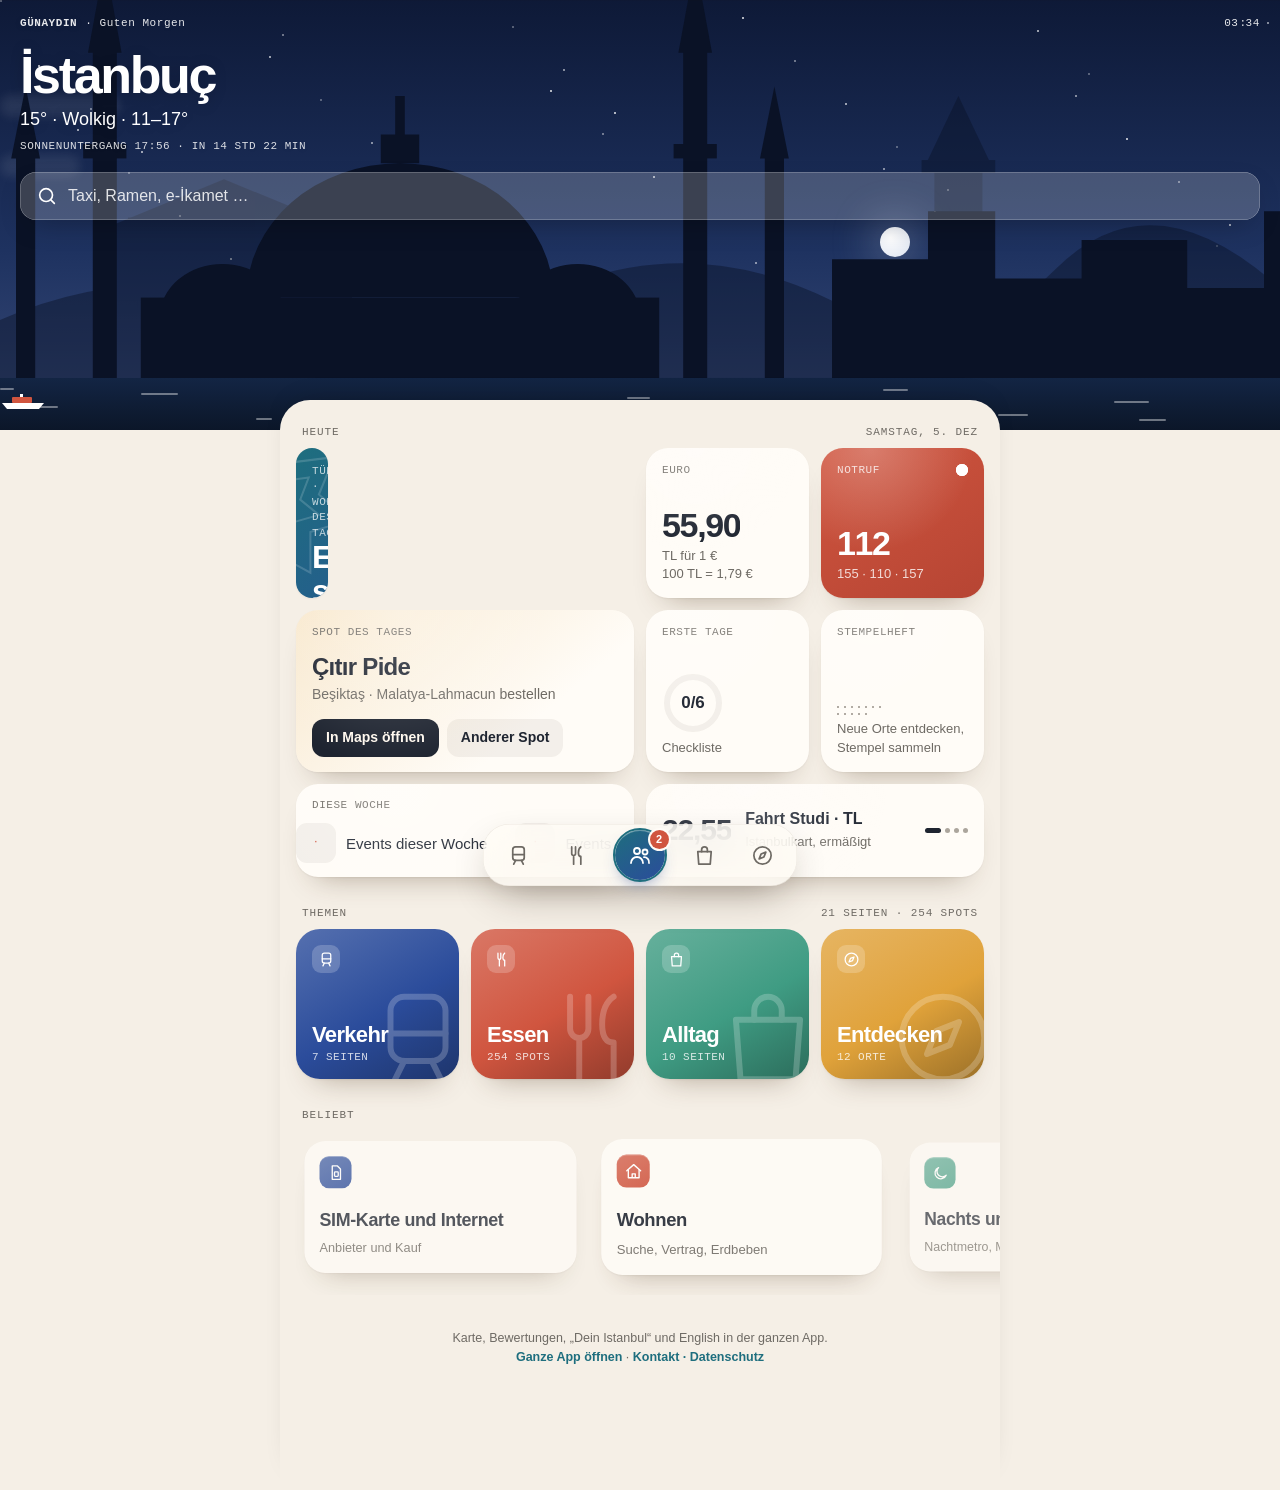
<file: index.html>
<!doctype html>
<html lang="de">
<head>
<meta charset="utf-8">
<meta name="viewport" content="width=device-width,initial-scale=1,viewport-fit=cover">
<title>Istanbul Studentenguide – Istanbulkart, SIM, İkamet, Food-Spots</title>
<meta name="google-site-verification" content="Xn05R_5MM9uL-cfBnthn5D_3-SK7ok3MApF2KQxOoHA"><meta name="description" content="Istanbul für Studierende und Erasmus: Istanbulkart, SIM-Karte, e-İkamet, Verkehr, Preise und über 200 Food-Spots mit Karte und Bewertung."><link rel="canonical" href="https://istanbul.musancak.com/"><meta property="og:type" content="website"><meta property="og:url" content="https://istanbul.musancak.com/"><meta property="og:site_name" content="Istanbul Studentenguide"><meta property="og:title" content="Istanbul Studentenguide – Istanbulkart, SIM, İkamet, Food-Spots"><meta property="og:description" content="Istanbul für Studierende und Erasmus: Istanbulkart, SIM-Karte, e-İkamet, Verkehr, Preise und über 200 Food-Spots mit Karte und Bewertung."><meta property="og:image" content="https://istanbul.musancak.com/og.png?v=2"><meta property="og:image:alt" content="Istanbul Studentenguide auf dem Handy"><meta property="og:image:width" content="1200"><meta property="og:image:height" content="630"><meta property="og:locale" content="de_DE"><meta name="twitter:card" content="summary_large_image">
<meta name="theme-color" content="#F5EFE6" media="(prefers-color-scheme: light)">
<meta name="theme-color" content="#0F1621" media="(prefers-color-scheme: dark)">
<meta name="apple-mobile-web-app-capable" content="yes">
<meta name="apple-mobile-web-app-title" content="Istanbul">
<link rel="manifest" href="manifest.webmanifest">
<link rel="icon" href="icon-192.png">
<link rel="apple-touch-icon" href="icon-180.png">
<script>/* alte Links wie #essen oder #sim führen in die ganze App */if(location.hash.length>1&&location.hash!=="#essen")location.replace("app.html"+location.hash)</script>
<link rel="stylesheet" href="start.css">
<link rel="stylesheet" href="leaflet/leaflet.min.css">
<link rel="stylesheet" href="essen.css">
<link rel="stylesheet" href="treffen.css">
<link rel="preconnect" href="https://server.arcgisonline.com" crossorigin>
<style>
/* ---------- Himmel oben ---------- */
.held{position:relative;height:calc(430px + env(safe-area-inset-top));overflow:hidden;color:#fff;--h1:#8EC5E8;--h2:#E9F1F4;--h3:#F6E7D2;--silh:#24384F;--wasser:#3E6E92}
.himmel{position:absolute;inset:-10% 0 0;background:linear-gradient(180deg,var(--h1) 0%,var(--h2) 62%,var(--h3) 100%);transition:background 4s}
.sterne{position:absolute;inset:0;opacity:0;transition:opacity 4s}.nacht .sterne{opacity:1}
.sterne i{position:absolute;width:2px;height:2px;border-radius:50%;background:#fff;animation:funkeln 7s ease-in-out infinite}
@keyframes funkeln{50%{opacity:.15;transform:scale(.6)}}
.gestirn{position:absolute;width:46px;height:46px;margin:-23px 0 0 -23px;border-radius:50%;background:radial-gradient(circle at 40% 40%,#FFF6D8,#FFD27A 60%,#F6A94B);box-shadow:0 0 50px 18px rgba(255,210,122,.45);transition:left 4s,top 4s}
.nacht .gestirn{width:30px;height:30px;margin:-15px 0 0 -15px;background:radial-gradient(circle at 35% 35%,#FFFFFF,#DCE3F0);box-shadow:0 0 40px 10px rgba(220,227,240,.25)}
.wolke{position:absolute;height:22px;border-radius:99px;background:rgba(255,255,255,.55);filter:blur(5px);animation:ziehen linear infinite}
.wolke.w1{top:22%;width:120px;animation-duration:140s;animation-delay:-40s}.wolke.w2{top:36%;width:80px;animation-duration:190s;animation-delay:-120s}
.nacht .wolke{background:rgba(255,255,255,.08)}
@keyframes ziehen{from{transform:translateX(-140px)}to{transform:translateX(calc(100vw + 140px))}}
.skyline{position:absolute;left:0;right:0;bottom:0;width:100%;height:auto;will-change:transform}
.skyline.hinten{bottom:46px;opacity:.45}
.skyline.vorne{width:150%;left:-25%}
.regen .himmel{filter:saturate(.45) brightness(.92)}.regen .gestirn{opacity:.25}.regen .wolke{background:rgba(255,255,255,.7);height:30px}
.tropfen{position:absolute;inset:0;pointer-events:none;opacity:0;transition:opacity 4s}.regen .tropfen{opacity:1}
.tropfen i{position:absolute;top:-20px;width:1.5px;height:16px;border-radius:2px;background:linear-gradient(transparent,rgba(255,255,255,.75));animation:fallen linear infinite}
@keyframes fallen{to{transform:translate(-30px,460px)}}
.hell{color:#1E2430}.hell .held-inhalt{text-shadow:none}.hell .suche{color:#1E2430;background:rgba(255,255,255,.45)}
.skyline path,.skyline rect,.skyline polygon{fill:var(--silh)}
.wasser{position:absolute;left:0;right:0;bottom:0;height:52px;background:linear-gradient(180deg,var(--wasser),color-mix(in srgb,var(--wasser) 60%,#000))}
.wasser i{position:absolute;height:1.5px;border-radius:2px;background:rgba(255,255,255,.4);animation:glitzern 10s ease-in-out infinite}
@keyframes glitzern{50%{opacity:.1;transform:translateX(14px) scaleX(.6)}}
.faehre{position:absolute;bottom:20px;left:0;width:46px;animation:fahren 90s linear infinite}
.faehre path{fill:#fff}.faehre rect{fill:var(--koralle)}
@keyframes fahren{from{transform:translateX(-60px)}to{transform:translateX(calc(100vw + 60px))}}
.held-inhalt{position:absolute;left:0;right:0;top:0;padding:calc(env(safe-area-inset-top) + 16px) 20px 0;text-shadow:0 1px 14px rgba(0,0,0,.18);will-change:transform,opacity}
.gruss{display:flex;align-items:center;gap:8px;opacity:.9}
.gruss b{font-weight:700}
.uhr{margin-left:auto}
#titel{font:800 52px/1 var(--font-d);letter-spacing:-.045em;margin:18px 0 6px}
#wetter{font-size:18px;font-weight:500;margin:0}
#sonne{margin:6px 0 0;opacity:.85}
.suche{position:relative;margin-top:18px;width:100%;display:flex;align-items:center;gap:10px;height:48px;padding:0 16px;border-radius:16px;color:#fff;
 background:rgba(255,255,255,.2);backdrop-filter:blur(18px) saturate(1.6);-webkit-backdrop-filter:blur(18px) saturate(1.6);box-shadow:inset 0 0 0 .5px rgba(255,255,255,.4),0 10px 30px -12px rgba(0,0,0,.35);font-size:16px}
.suche span{opacity:.85}
/* Kopfzeile, wenn der Himmel weggerollt ist */
.mini-kopf{position:fixed;z-index:40;left:0;right:0;top:0;padding:calc(env(safe-area-inset-top) + 10px) 20px 10px;display:flex;align-items:center;gap:8px;
 background:color-mix(in srgb,var(--bg) 78%,transparent);backdrop-filter:blur(20px) saturate(1.6);-webkit-backdrop-filter:blur(20px) saturate(1.6);box-shadow:0 .5px 0 var(--linie);transform:translateY(-100%);transition:transform .4s var(--feder)}
.mini-kopf.da{transform:none}
.mini-kopf b{font:700 17px var(--font-d);letter-spacing:-.02em}
.mini-kopf .mono{margin-left:auto;color:var(--fg2)}

/* ---------- Inhalt ---------- */
main{position:relative;z-index:2;margin-top:-30px;background:var(--bg);border-radius:30px 30px 0 0;padding:22px 16px calc(120px + env(safe-area-inset-bottom));max-width:720px;margin-left:auto;margin-right:auto;box-shadow:0 -10px 30px -18px rgba(0,0,0,.25)}
.kopf{font:500 11px var(--mono);letter-spacing:.08em;text-transform:uppercase;color:var(--fg2);margin:30px 6px 10px;display:flex;justify-content:space-between}
.kopf:first-child{margin-top:4px}
.bento{display:grid;grid-template-columns:1fr 1fr;gap:12px}
.k{position:relative;border-radius:22px;padding:15px 16px;background:var(--karte);box-shadow:var(--schatten);overflow:hidden;min-height:132px;display:flex;flex-direction:column;transform-style:preserve-3d}
.k.breit{grid-column:span 2}
.k .mono{color:var(--fg2)}
.k::after{content:"";position:absolute;inset:0;pointer-events:none;background:radial-gradient(circle at var(--gx,30%) var(--gy,0%),rgba(255,255,255,.35),transparent 55%);opacity:.7}
.gross{font:700 34px/1 var(--font-d);letter-spacing:-.04em;margin-top:auto}
.klein{font-size:13px;color:var(--fg2);margin-top:5px}
.k.farbig{color:#fff}.k.farbig .mono,.k.farbig .klein{color:rgba(255,255,255,.8)}
/* Wort des Tages: Karte zum Umdrehen */
.wort{min-height:150px;padding:0;background:none;box-shadow:none;perspective:900px;overflow:visible}
.wort::after{display:none}
.wort-in{position:relative;flex:1;transform-style:preserve-3d;transition:transform .6s var(--feder)}
.wort.um .wort-in{transform:rotateY(180deg)}
.seite-a,.seite-b{position:absolute;inset:0;border-radius:22px;padding:16px;backface-visibility:hidden;-webkit-backface-visibility:hidden;display:flex;flex-direction:column;overflow:hidden;color:#fff;box-shadow:var(--schatten);
 background:linear-gradient(135deg,var(--tuerkis),color-mix(in srgb,var(--tuerkis) 55%,var(--kobalt)))}
.seite-b{transform:rotateY(180deg);background:linear-gradient(135deg,var(--kobalt),color-mix(in srgb,var(--kobalt) 60%,#1E2430))}
.seite-a .mono,.seite-b .mono{color:rgba(255,255,255,.75)}
.muster{position:absolute;right:-30px;top:-30px;width:170px;height:170px;opacity:.16;animation:drehen 120s linear infinite}
.muster path{fill:none;stroke:#fff;stroke-width:1.2}
@keyframes drehen{to{transform:rotate(360deg)}}
.tr{font:700 32px/1.05 var(--font-d);letter-spacing:-.03em;margin-top:auto}
.de{font-size:15px;line-height:1.4;margin-top:auto}
.aus{font:12px var(--mono);opacity:.8;margin-top:6px}
.hoeren{position:absolute;right:12px;bottom:12px;width:40px;height:40px;border-radius:50%;display:grid;place-items:center;background:rgba(255,255,255,.18)}
.hoeren .i{width:19px;height:19px}
.hoeren.spricht{animation:sprechen 1.6s ease-in-out infinite}
@keyframes sprechen{50%{box-shadow:0 0 0 8px rgba(255,255,255,.12)}}
.tipp{font-size:12px;opacity:.7;margin-top:6px}
/* Notruf */
.notruf{background:linear-gradient(150deg,var(--koralle),color-mix(in srgb,var(--koralle) 70%,#7A1F18))}
.puls{position:absolute;right:16px;top:16px;width:12px;height:12px;border-radius:50%;background:#fff}
.puls::before,.puls::after{content:"";position:absolute;inset:0;border-radius:50%;border:2px solid #fff;animation:pulsen 4.8s ease-out infinite}
.puls::after{animation-delay:2.4s}
@keyframes pulsen{to{transform:scale(3.4);opacity:0}}
/* Ring */
.ring{position:relative;width:62px;height:62px;margin-top:auto}
.ring svg{width:62px;height:62px;transform:rotate(-90deg)}
.ring circle{fill:none;stroke-width:6;stroke-linecap:round}
.ring .bahn{stroke:var(--fuell)}.ring .voll{stroke:var(--minze);transition:stroke-dashoffset 2.8s var(--feder)}
.ring b{position:absolute;inset:0;display:grid;place-items:center;font:700 17px var(--font-d)}
/* Stempel */
.punkte{display:grid;grid-template-columns:repeat(7,1fr);gap:5px;margin-top:auto}
.punkte i{aspect-ratio:1;border-radius:50%;border:1.5px dashed var(--fg3);transition:background .8s,border-color .8s,transform .4s var(--feder)}
.punkte i.an{background:var(--koralle);border:1.5px solid var(--koralle)}
.punkte i.neu{animation:stempelPunkt 1.4s var(--feder)}
@keyframes stempelPunkt{0%{transform:scale(2.2);opacity:0}}
/* Spot des Tages */
.spot{background:linear-gradient(140deg,color-mix(in srgb,var(--safran) 22%,var(--karte)),var(--karte) 70%)}
.spot-name{font:700 24px/1.1 var(--font-d);letter-spacing:-.03em;margin-top:14px}
.spot-rest{font-size:14px;color:var(--fg2);margin-top:4px;min-height:20px}
.spot-knoepfe{display:flex;gap:8px;margin-top:14px}
.knopf{padding:9px 14px;border-radius:12px;font-size:14px;font-weight:600;background:var(--tinte);color:var(--auf-tinte)}
.knopf.hell{background:var(--fuell);color:var(--fg)}
/* Events-Laufband */
.events{min-height:0;padding:14px 0 14px}
.events .mono{padding:0 16px}
.band{display:flex;gap:28px;width:max-content;margin-top:10px;animation:laufen 75s linear infinite}
.events:hover .band,.events:active .band{animation-play-state:paused}
@keyframes laufen{to{transform:translateX(-50%)}}
.ev{display:flex;align-items:center;gap:10px;white-space:nowrap;font-size:15px;font-weight:500}
.ev time{display:grid;place-items:center;width:40px;height:40px;border-radius:11px;background:var(--fuell);font:700 15px/1 var(--font-d);text-align:center}
.ev time small{display:block;font:600 8.5px var(--mono);letter-spacing:.06em;color:var(--koralle);margin-bottom:2px}
/* Preise im Wechsel */
.preis{min-height:0;flex-direction:row;align-items:center;gap:14px}
.preis .gross{margin:0;font-size:30px}
.preis-text{flex:1;min-width:0}
.preis-text b{display:block;font-weight:600}
.preis-punkte{display:flex;gap:4px}.preis-punkte i{width:5px;height:5px;border-radius:50%;background:var(--fg3);transition:width .8s var(--feder),background .6s}.preis-punkte i.an{width:16px;border-radius:3px;background:var(--fg)}
/* Themen */
.themen{display:grid;grid-template-columns:1fr 1fr;gap:12px}
.thema{position:relative;min-height:150px;border-radius:24px;padding:16px;color:#fff;overflow:hidden;display:flex;flex-direction:column;box-shadow:var(--schatten);
 background:linear-gradient(150deg,color-mix(in srgb,var(--f) 80%,#fff),var(--f) 55%,color-mix(in srgb,var(--f) 70%,#000))}
.thema .gross-i{position:absolute;right:-14px;bottom:-14px;width:110px;height:110px;opacity:.22;stroke-width:1.3;transition:transform 1.6s var(--feder)}
.thema:active .gross-i{transform:rotate(-12deg) scale(1.1)}
.thema b{font:700 22px/1.1 var(--font-d);letter-spacing:-.03em;margin-top:auto}
.thema small{font:11px var(--mono);letter-spacing:.04em;opacity:.8;margin-top:4px}
.thema .klein-i{width:28px;height:28px;border-radius:9px;display:grid;place-items:center;background:rgba(255,255,255,.2)}
.thema .klein-i .i{width:17px;height:17px}
/* Beliebt: Karussell */
.karussell{display:flex;gap:12px;overflow-x:auto;scroll-snap-type:x mandatory;scrollbar-width:none;margin:0 -16px;padding:6px 16px 18px}
.karussell::-webkit-scrollbar{display:none}
.kk{flex:none;width:72%;scroll-snap-align:center;border-radius:22px;padding:16px;background:var(--karte);box-shadow:var(--schatten);display:flex;flex-direction:column;gap:10px;min-height:140px;transition:transform .3s linear,opacity .3s linear}
.kk b{font:700 19px/1.15 var(--font-d);letter-spacing:-.02em;margin-top:auto}
.kk small{color:var(--fg2);font-size:13.5px}
.fussnote{font-size:12.5px;color:var(--fg2);text-align:center;margin:34px 10px 0;line-height:1.5}
.fussnote a{color:var(--gruen);font-weight:600}
/* ---------- Leiste unten ---------- */
.leiste{position:fixed;z-index:50;left:50%;bottom:calc(14px + env(safe-area-inset-bottom));transform:translateX(-50%);display:flex;padding:6px;border-radius:26px;
 background:color-mix(in srgb,var(--karte) 72%,transparent);backdrop-filter:blur(22px) saturate(1.8);-webkit-backdrop-filter:blur(22px) saturate(1.8);box-shadow:0 16px 40px -14px rgba(40,25,10,.45),inset 0 0 0 .5px var(--linie)}
.leiste button{position:relative;z-index:1;width:58px;height:50px;display:grid;place-items:center;color:var(--fg2);transition:color .6s}
.leiste button[aria-current=true]{color:var(--auf-tinte)}
.leiste .i{width:23px;height:23px;transition:transform .4s var(--feder)}
.leiste button:active .i{transform:scale(.8)}
.blob{position:absolute;z-index:0;top:6px;left:6px;width:58px;height:50px;border-radius:20px;background:var(--tinte);transition:transform .38s var(--feder),width .38s var(--feder)}
/* Suche, Checkliste */
.such-feld{display:flex;align-items:center;gap:10px;height:50px;padding:0 16px;border-radius:16px;background:var(--karte);box-shadow:var(--schatten);margin:8px 0 14px}
.such-feld input{flex:1;border:0;background:none;font:inherit;font-size:17px;color:var(--fg);outline:none;min-width:0}
.leer{color:var(--fg2);text-align:center;padding:30px 10px}
.check{width:26px;height:26px;border-radius:50%;border:1.8px solid var(--fg3);display:grid;place-items:center;flex:none;transition:background .6s,border-color .6s,transform .4s var(--feder)}
.check .i{width:15px;height:15px;color:#fff;stroke-width:3;stroke-dasharray:24;stroke-dashoffset:24;transition:stroke-dashoffset .8s .2s var(--sanft)}
.an-c .check{background:var(--minze);border-color:var(--minze);transform:scale(1.08)}
.an-c .check .i{stroke-dashoffset:0}
.an-c b{color:var(--fg2);text-decoration:line-through}
.funke{position:fixed;z-index:99;width:7px;height:7px;border-radius:2px;pointer-events:none}
@media (prefers-color-scheme:dark){
 .seite-a{background:linear-gradient(135deg,#1B6672,#22427A)}.seite-b{background:linear-gradient(135deg,#2B4C9B,#18223C)}
 .notruf{background:linear-gradient(150deg,#B8473A,#6A1E17)}
 .thema{background:linear-gradient(150deg,color-mix(in srgb,var(--f) 72%,#000),color-mix(in srgb,var(--f) 42%,#000))}
 .mini{background:linear-gradient(150deg,color-mix(in srgb,var(--f) 75%,#000),color-mix(in srgb,var(--f) 50%,#000))}
 .k::after{opacity:.15}}
/* Die Systemeinstellung gilt auch für dekorative Endlosschleifen. */
@media(prefers-reduced-motion:reduce){
 .wolke,.faehre,.muster,.band,.wasser i,.sterne i,.tropfen i{animation:none!important}}
@media(min-width:700px){.bento{grid-template-columns:repeat(4,1fr)}.themen{grid-template-columns:repeat(4,1fr)}.kk{width:42%}}
/* Endlosschleifen pausieren außerhalb des sichtbaren Himmels und im Hintergrund. */
#held.ruht *,html.inaktiv *{animation-play-state:paused!important}
.events:focus-within .band{animation-play-state:paused}
</style>
<link rel="stylesheet" href="entdecken.css">
</head>
<body>
<header class="held" id="held">
  <div class="himmel" id="himmel"></div>
  <div class="sterne" id="sterne"></div>
  <div class="gestirn" id="gestirn"></div>
  <div class="tropfen" id="tropfen"></div>
  <div class="wolke w1"></div>
  <div class="wolke w2"></div>
  <svg class="skyline hinten" id="hinten" viewBox="0 0 400 90" preserveAspectRatio="xMidYMax slice" aria-hidden="true">
    <path d="M0 70Q40 52 90 62T180 58T260 64T330 54T400 60V90H0Z"/>
    <rect x="292" y="20" width="15" height="45"/><polygon points="289,22 299.5,0 310,22"/><rect x="288" y="20" width="23" height="4"/>
    <rect x="40" y="38" width="3" height="30"/><rect x="96" y="44" width="3" height="22"/><path d="M30 64h80V40l-6 0-34-14-34 14h-6z"/>
  </svg>
  <svg class="skyline vorne" id="vorne" viewBox="0 0 400 100" preserveAspectRatio="xMidYMax slice" aria-hidden="true" style="bottom:46px">
    <path d="M118 82a32 28 0 0 1 64 0zM100 86a13 11 0 0 1 26 0zM174 86a13 11 0 0 1 26 0zM146 54h8v-6h-8zM149 48v-8h2v8z"/>
    <rect x="96" y="82" width="108" height="18"/>
    <rect x="86" y="30" width="5" height="70"/><polygon points="85,31 88.5,12 92,31"/><rect x="84" y="50" width="9" height="3"/>
    <rect x="209" y="30" width="5" height="70"/><polygon points="208,31 211.5,12 215,31"/><rect x="207" y="50" width="9" height="3"/>
    <rect x="70" y="52" width="4" height="48"/><polygon points="69,53 72,38 75,53"/>
    <rect x="226" y="52" width="4" height="48"/><polygon points="225,53 228,38 231,53"/>
    <path d="M0 100V78h14v-8h12v10h16v-6h18v26zM240 100V74h20v-10h14v14h18v-8h22v10h16v-16h14v12h18v24zM330 100V84h70v16z"/>
  </svg>
  <div class="wasser" id="wasser"></div>
  <svg class="faehre" viewBox="0 0 46 16" aria-hidden="true"><path d="M2 9h42l-5 6H7z"/><rect x="12" y="3" width="20" height="6" rx="1"/><path d="M20 0h3v3h-3z"/></svg>
  <div class="held-inhalt" id="heldInhalt">
    <div class="gruss mono"><b id="grussTr">MERHABA</b><span id="grussDe"></span><span class="uhr" id="uhr"></span></div>
    <h1 id="titel">İstanbul</h1>
    <p id="wetter">&nbsp;</p>
    <p id="sonne" class="mono">&nbsp;</p>
    <button class="suche press" id="suche"></button>
  </div>
</header>
<div class="mini-kopf" id="miniKopf" aria-hidden="true"><b>İstanbul</b><span class="mono" id="miniWetter"></span></div>

<main id="inhalt">
  <div class="kopf"><span>Heute</span><span id="datum"></span></div>
  <div class="bento" id="bento">
    <button class="k breit wort" id="wort" aria-label="Wort des Tages, antippen zum Umdrehen">
      <div class="wort-in">
        <div class="seite-a"><svg class="muster" viewBox="0 0 100 100" aria-hidden="true"><path d="M50 5l12 21 24-3-9 22 18 15-23 7v24L50 79 28 91V67L5 60l18-15-9-22 24 3z"/><path d="M50 25l7 12 14-2-5 13 11 9-14 4v14L50 68 37 75V61l-14-4 11-9-5-13 14 2z"/><circle cx="50" cy="50" r="9"/></svg>
          <span class="mono">TÜRKISCH · WORT DES TAGES</span><span class="tr" id="wortTr"></span><span class="tipp">Antippen zum Umdrehen</span></div>
        <div class="seite-b"><span class="mono" id="wortTr2"></span><span class="de" id="wortDe"></span><span class="aus" id="wortAus"></span><span class="hoeren" id="hoeren" role="button" aria-label="Anhören"></span></div>
      </div>
    </button>
    <button class="k welle-an" data-seite="geld" id="kursK"><span class="mono">EURO</span><span class="gross" id="kurs">55,89</span><span class="klein" id="kursKlein">TL für 1 €</span></button>
    <button class="k farbig notruf welle-an" data-seite="notfall"><span class="mono">NOTRUF</span><i class="puls"></i><span class="gross">112</span><span class="klein">155 · 110 · 157</span></button>
    <div class="k breit spot" id="spotK"><span class="mono">SPOT DES TAGES</span><div id="spotBox"><div class="spot-name" id="spotName"></div><div class="spot-rest" id="spotRest"></div></div>
      <div class="spot-knoepfe"><a class="knopf press" id="spotKarte" target="_blank" rel="noopener">In Maps öffnen</a><button class="knopf hell press" id="spotWeiter">Anderer Spot</button></div></div>
    <button class="k welle-an" id="ersteK"><span class="mono">ERSTE TAGE</span><div class="ring"><svg viewBox="0 0 62 62"><circle class="bahn" cx="31" cy="31" r="26"/><circle class="voll" id="ringVoll" cx="31" cy="31" r="26" stroke-dasharray="163.4" stroke-dashoffset="163.4"/></svg><b id="ringZahl">0/6</b></div><span class="klein">Checkliste</span></button>
    <button class="k welle-an" id="stempelK"><span class="mono">STEMPELHEFT</span><div class="punkte" id="punkte"></div><span class="klein" id="stempelText"></span></button>
    <button class="k breit events" data-seite="events" id="eventsK"><span class="mono">DIESE WOCHE</span><div class="band" id="band"></div></button>
    <button class="k breit preis welle-an" id="preisK"><span class="gross" id="preisZahl">22,55</span><span class="preis-text"><b id="preisWas"></b><span class="klein" id="preisInfo"></span></span><span class="preis-punkte" id="preisPunkte"></span></button>
  </div>

  <div class="kopf"><span>Themen</span><span id="themenZahl"></span></div>
  <div class="themen" id="themen"></div>

  <div class="kopf"><span>Beliebt</span></div>
  <div class="karussell" id="karussell"></div>

  <p class="fussnote">Karte, Bewertungen, „Dein Istanbul“ und English in der ganzen App.<br><a href="app.html">Ganze App öffnen</a> · <a href="rechtliches.html">Kontakt · Datenschutz</a></p>
</main>

<nav class="leiste" id="leiste" aria-label="Bereiche"><i class="blob" id="blob"></i></nav>

<script src="data.js"></script>
<script src="orte.js"></script>
<script src="entdecken.js"></script>
<script src="icons.js"></script>
<script src="leaflet/leaflet.min.js"></script>
<script src="essen.js"></script>
<script src="start.js"></script>
<script src="treffen.js"></script>
<script>
/* ---------- Daten der Startseite ---------- */
const WOERTER=[["Kolay gelsin","Möge es dir leicht fallen. Sagt man zu allen, die gerade arbeiten.","ko-LAI gel-SIN"],["Afiyet olsun","Guten Appetit, auch nach dem Essen als Dank an die Köchin.","a-fi-JET ol-SUN"],["Hesap lütfen","Die Rechnung, bitte.","he-SAP lüt-FEN"],["Ne kadar?","Wie viel kostet das?","ne ka-DAR"],["Öğrenciyim","Ich bin Student oder Studentin. Lohnt sich bei Rabatten.","ö-ren-DSCHI-jim"],["Aktarma","Umsteigen. Mit der Istanbulkart wird es dabei billiger.","ak-tar-MA"],["Durak","Haltestelle.","du-RAK"],["İndirim var mı?","Gibt es einen Rabatt?","in-di-RIM var-MI"],["Çok güzel","Sehr schön. Passt fast immer.","tschok gü-SEL"],["Sağ ol","Danke, locker und kurz.","SA ol"],["Pardon","Entschuldigung, um durchzukommen.","par-DON"],["Bir çay lütfen","Einen Tee, bitte.","bir TSCHAI lüt-FEN"],["Nerede?","Wo ist das?","NE-re-de"],["Tamam","Okay, passt.","ta-MAM"],["Yavaş yavaş","Langsam, ganz entspannt.","ja-WASCH ja-WASCH"],["Geçmiş olsun","Gute Besserung, auch nach Ärger aller Art.","getsch-MISCH ol-SUN"],["Kira","Miete.","ki-RA"],["Ev sahibi","Vermieter oder Vermieterin.","ew sa-hi-BI"],["Eczane","Apotheke.","edsch-sa-NE"],["Görüşürüz","Bis bald.","gö-rü-schü-RÜS"],["Hadi","Los, komm.","HA-di"],["İnşallah","Hoffentlich, so Gott will.","in-SCHAL-lah"],["Maşallah","Wie schön, als Bewunderung.","MA-schal-lah"],["Boş mu?","Ist der Platz frei?","BOSCH mu"],["Fatura","Rechnung für Strom, Wasser oder Internet.","fa-TU-ra"]];
const PREISE=[["22,55","Fahrt Studi · TL","Istanbulkart, ermäßigt","istanbulkart"],["653","Monatskarte Studi · TL","200 Fahrten im Monat","istanbulkart"],["46,20","Fahrt normal · TL","Istanbulkart, ohne Rabatt","istanbulkart"],["230","Taxi mindestens · TL","Taxameter, 47,92 TL pro km","taxi"]];
const SCHRITTE=[["s1","Istanbulkart am Flughafen holen","flughafen"],["s2","SIM-Karte kaufen, Pass mitnehmen","sim"],["s3","e-İkamet rechtzeitig beantragen","aufenthalt"],["s4","Studenten-Istanbulkart beantragen","istanbulkart"],["s5","Handy-Frist von 120 Tagen notieren","imei"],["s6","Notrufnummern speichern","notfall"]];
const BELIEBT=["sim","wohnen","nacht","geld","flughafen","muzekart","viertel"];
let done={};try{done=JSON.parse(localStorage.getItem("ist-done"))||{}}catch(e){}

/* ---------- Himmel nach Tageszeit ---------- */
const PHASEN={nacht:["#0B1530","#1E3260","#3A4C7A","#0A1226","#132544"],morgen:["#F2A97E","#F6CDA8","#FBE6CF","#2E2E44","#5E6E92"],tag:["#6FB2E0","#BFDDF0","#F3E6D3","#24384F","#3E6E92"],abend:["#E9785A","#F2A673","#F8D7A9","#2B2238","#5A4E78"]};
const minuten=s=>{const[h,m]=s.split(":").map(Number);return h*60+m};
function himmel(L){
  const t=istZeit(),jetzt=t.getHours()*60+t.getMinutes(),auf=minuten(L.auf),unter=minuten(L.unter);
  const ph=jetzt<auf-40||jetzt>unter+40?"nacht":jetzt<auf+60?"morgen":jetzt>unter-60?"abend":"tag";
  const [h1,h2,h3,silh,wasser]=PHASEN[ph],held=$("#held");
  held.style.cssText=`--h1:${h1};--h2:${h2};--h3:${h3};--silh:${silh};--wasser:${wasser}`;held.classList.toggle("nacht",ph==="nacht");held.classList.toggle("hell",ph==="tag"||ph==="morgen");
  /* Sonne bzw. Mond auf ihrem Bogen */
  let p=ph==="nacht"?((jetzt-unter+1440)%1440)/((auf-unter+1440)%1440):(jetzt-auf)/(unter-auf);p=Math.max(.04,Math.min(.96,p));
  const g=$("#gestirn");g.style.left=(8+p*84)+"%";g.style.top=(74-Math.sin(p*Math.PI)*24)+"%";
  const [tr,de]=t.getHours()<11?["GÜNAYDIN","Guten Morgen"]:t.getHours()<17?["İYİ GÜNLER","Schönen Tag"]:t.getHours()<22?["İYİ AKŞAMLAR","Schönen Abend"]:["İYİ GECELER","Gute Nacht"];
  $("#grussTr").textContent=tr;$("#grussDe").textContent="· "+de;
  return{jetzt,unter};
}
function sterne(){const s=$("#sterne");s.innerHTML=Array.from({length:40},(_,i)=>`<i style="left:${(i*37)%100}%;top:${(i*53)%62}%;animation-delay:${-(i%9)*.4}s;opacity:${.4+(i%5)/8}"></i>`).join("")}
function wasser(){$("#wasser").innerHTML=Array.from({length:14},(_,i)=>`<i style="left:${(i*29)%96}%;top:${10+(i*17)%38}px;width:${14+(i*7)%26}px;animation-delay:${-i*.6}s"></i>`).join("")}

/* ---------- Uhr mit rollenden Ziffern ---------- */
function uhr(){const t=istZeit();rollen($("#uhr"),`${String(t.getHours()).padStart(2,"0")}:${String(t.getMinutes()).padStart(2,"0")}`)}

/* ---------- Kopfbereich ---------- */
async function kopf(){
  sterne();wasser();
  const ersatz={auf:"07:00",unter:"17:56"};let {jetzt,unter}=himmel(ersatz);
  uhr();setInterval(uhr,15e3);
  const t=istZeit();$("#datum").textContent=`${TAGE[t.getDay()]}, ${t.getDate()}. ${MON[t.getMonth()]}`;
  wirbeln($("#titel"),"İstanbul",2000);
  const L=await live();({jetzt,unter}=himmel(L));
  const [art,ikon]=WX(L.code);
  if(ikon==="rain"){$("#held").classList.add("regen");$("#tropfen").innerHTML=Array.from({length:leise?0:36},(_,i)=>`<i style="left:${(i*41)%104}%;animation-duration:${.7+(i%5)*.12}s;animation-delay:${-(i*.13)}s"></i>`).join("")}
  $("#wetter").textContent=`${L.temp}° · ${art} · ${L.min}–${L.max}°`;unscharfRein($("#wetter"));
  const rest=minuten(L.unter)-jetzt;
  $("#sonne").textContent=rest>0?`SONNENUNTERGANG ${L.unter} · IN ${Math.floor(rest/60)} STD ${rest%60} MIN`:`SONNENAUFGANG MORGEN ${L.auf}`;
  unscharfRein($("#sonne"),300);
  $("#miniWetter").textContent=`${L.temp}° ${art.toUpperCase()}`;
  /* Euro */
  setTimeout(()=>{rollen($("#kurs"),zahl(L.kurs,2));$("#kursKlein").innerHTML=`TL für 1 €<br>100 TL = ${zahl(100/L.kurs,2)} €`},500);
  /* Events-Laufband */
  const ev=(L.ev||[]).filter(e=>(e.ends||e.starts)>=istZeit().toISOString().slice(0,10));
  const heute=istZeit().toISOString().slice(0,10);
  const html=(ev.length?ev:[{starts:"",title:"Events dieser Woche"}]).map(e=>{const laeuft=e.starts&&e.starts<heute&&e.ends,[,m,d]=((laeuft?e.ends:e.starts)||"--").split("-");return`<span class="ev"><time><span><small>${laeuft?"BIS":m?MON[m-1].toUpperCase():"·"}</small>${d?+d:""}</span></time>${esc(e.title)}${e.place?` <span style="color:var(--fg2);font-weight:400">· ${esc(e.place)}</span>`:""}</span>`}).join("");
  $("#band").innerHTML=html+html;
  /* ruhiges Tempo: etwa 20 Pixel pro Sekunde, egal wie viele Events */
  requestAnimationFrame(()=>{const b=$("#band");const d=Math.max(60,b.scrollWidth/2/20)+"s";b.style.animationDuration=d;b.style.setProperty("--band",d)});
}

/* ---------- Wort des Tages ---------- */
function wort(){
  const [tr,de,aus]=WOERTER[tagNr%WOERTER.length],w=$("#wort");
  $("#wortTr").textContent=tr;$("#wortTr2").textContent=tr.toUpperCase();$("#wortDe").textContent=de;$("#wortAus").textContent=aus;
  const h=$("#hoeren");h.innerHTML=`<svg viewBox="0 0 24 24" class="i"><path d="M4 10v4h4l5 4V6L8 10z"/><path d="M16.5 8.5a5 5 0 0 1 0 7M19 6a8.5 8.5 0 0 1 0 12"/></svg>`;
  w.onclick=e=>{if(e.target.closest("#hoeren"))return;w.classList.toggle("um")};
  h.onclick=e=>{e.stopPropagation();if(!("speechSynthesis"in window))return toast("Dein Browser kann nicht vorlesen.");
    const u=new SpeechSynthesisUtterance(tr);u.lang="tr-TR";u.rate=.85;const v=speechSynthesis.getVoices().find(x=>x.lang.startsWith("tr"));if(v)u.voice=v;
    h.classList.add("spricht");u.onend=u.onerror=()=>h.classList.remove("spricht");speechSynthesis.cancel();speechSynthesis.speak(u)};
}

/* ---------- Spot des Tages ---------- */
let spotV=0;
function spot(anim){
  const s=spotDesTages(spotV),box=$("#spotBox");
  const setz=()=>{$("#spotName").textContent=s.n;$("#spotRest").textContent=[s.d,s.note].filter(Boolean).join(" · ");$("#spotKarte").href=maps(s)};
  if(!anim||leise)return setz();
  box.animate([{opacity:1,transform:"none"},{opacity:0,transform:"translateX(-30px)"}],{duration:220,easing:"ease-in"}).onfinish=()=>{setz();
    box.animate([{opacity:0,transform:"translateX(40px)"},{opacity:1,transform:"none"}],{duration:600,easing:FEDER})};
}
$("#spotWeiter").onclick=()=>{spotV++;spot(true)};

/* ---------- Checkliste mit Ring ---------- */
function ring(){const n=SCHRITTE.filter(s=>done[s[0]]).length;$("#ringVoll").style.strokeDashoffset=163.4*(1-n/6);$("#ringZahl").textContent=`${n}/6`}
function funken(x,y){if(leise)return;const F=["--minze","--safran","--koralle","--tuerkis"];for(let i=0;i<14;i++){const f=document.createElement("i");f.className="funke";f.style.cssText=`left:${x}px;top:${y}px;background:var(${F[i%4]})`;document.body.appendChild(f);
  const a=Math.random()*Math.PI*2,d=40+Math.random()*60;f.animate([{transform:"translate(0,0) rotate(0)",opacity:1},{transform:`translate(${Math.cos(a)*d}px,${Math.sin(a)*d+30}px) rotate(${Math.random()*360}deg)`,opacity:0}],{duration:800+Math.random()*400,easing:SANFT}).onfinish=()=>f.remove()}}
$("#ersteK").onclick=e=>{
  const s=oeffne(`<h1 class="s-gross">Erste Tage</h1><p class="s-sub">Abhaken bleibt nur auf diesem Gerät.</p><div class="gruppe">${SCHRITTE.map(([k,t,p])=>`<div class="z ${done[k]?"an-c":""}"><button class="check" data-k="${k}" aria-pressed="${!!done[k]}" aria-label="${esc(t)}">${ic("check")}</button><button class="z-text" data-seite="${p}" style="flex:1"><b>${esc(t)}</b></button>${ic("chev","chev")}</div>`).join("")}</div>`,e.currentTarget,"Erste Tage");
  $$(".check",s).forEach(b=>b.onclick=ev=>{const k=b.dataset.k;if(done[k])delete done[k];else{done[k]=1;const r=b.getBoundingClientRect();funken(r.left+13,r.top+13)}
    try{localStorage.setItem("ist-done",JSON.stringify(done))}catch(x){}b.closest(".z").classList.toggle("an-c",!!done[k]);b.setAttribute("aria-pressed",!!done[k]);ring()});
  $$("[data-seite]",s).forEach(b=>b.onclick=()=>seiteOeffnen(b.dataset.seite,b));
};

/* ---------- Stempelheft ---------- */
function stempelheft(neu){
  const n=IstanbulPass.anzahl();
  $("#punkte").innerHTML=IST_ORT.map(o=>`<i class="${IstanbulPass.hat(o.id)?"an":""}${o.id===neu?" neu":""}" title="${esc(o.name)}"></i>`).join("");
  $("#stempelText").textContent=n?`${n} von ${IST_ORT.length} Orten besucht`:"Neue Orte entdecken, Stempel sammeln";
}
document.addEventListener("orte-gestempelt",e=>stempelheft(e.detail));
$("#stempelK").onclick=e=>entdeckerOeffnen(e.currentTarget);

/* ---------- Preise im Wechsel ---------- */
let preisI=0;
function preis(){const [z,was,info,seite]=PREISE[preisI];rollen($("#preisZahl"),z);$("#preisWas").textContent=was;$("#preisInfo").textContent=info;$("#preisK").dataset.seite=seite;
  $("#preisPunkte").innerHTML=PREISE.map((_,i)=>`<i class="${i===preisI?"an":""}"></i>`).join("")}
setInterval(()=>{if(document.hidden||leise||offen)return;preisI=(preisI+1)%PREISE.length;preis()},7000);

/* ---------- Themen und Beliebt ---------- */
function themen(){
  $("#themen").innerHTML=THEMEN.map(t=>`<button class="thema" data-thema="${t.id}" style="--f:var(--${{verkehr:"kobalt",essen:"koralle",alltag:"minze",entdecken:"safran"}[t.id]})"><span class="klein-i">${ic(t.i)}</span>${ic(t.i,"i gross-i")}<b>${t.t}</b><small>${t.id==="essen"?SPOTS.length+" SPOTS":t.id==="entdecken"?IST_ORT.length+" ORTE":t.r.length+" SEITEN"}</small></button>`).join("");
  $("#themenZahl").textContent=`${ALLE_SEITEN.length} Seiten · ${SPOTS.length} Spots`;
  $$(".thema").forEach(b=>{kippen(b,10);b.onclick=()=>themaOeffnen(THEMEN.find(t=>t.id===b.dataset.thema),b)});
  const farbe=id=>`var(--${["kobalt","koralle","minze","safran","tuerkis"][BELIEBT.indexOf(id)%5]})`;
  $("#karussell").innerHTML=BELIEBT.filter(id=>P[id]).map(id=>`<button class="kk" data-seite="${id}"><span class="mini" style="--f:${farbe(id)}">${ic(P[id].i||"doc")}</span><b>${esc(P[id].t)}</b><small>${esc(P[id].s||"")}</small></button>`).join("");
  const k=$("#karussell"),skal=()=>{const m=k.getBoundingClientRect().left+k.clientWidth/2;$$(".kk",k).forEach(c=>{const r=c.getBoundingClientRect(),d=Math.min(1,Math.abs(r.left+r.width/2-m)/r.width);c.style.transform=`scale(${1-d*.08})`;c.style.opacity=1-d*.35})};
  let skalFrame=0;const planen=()=>{if(leise||skalFrame)return;skalFrame=requestAnimationFrame(()=>{skalFrame=0;skal()})};
  k.addEventListener("scroll",planen,{passive:true});addEventListener("resize",planen);if(!leise)skal();
}
document.addEventListener("click",e=>{const b=e.target.closest("main [data-seite]");if(b&&!e.target.closest(".seite"))seiteOeffnen(b.dataset.seite,b)});

/* ---------- Suche ---------- */
const norm=s=>String(s).toLowerCase().replace(/ı/g,"i").normalize("NFD").replace(/[̀-ͯ]/g,"");
$("#suche").innerHTML=`${ic("search")}<span>Taxi, Ramen, e-İkamet …</span>`;
$("#suche").onclick=e=>{
  const s=oeffne(`<h1 class="s-gross">Suchen</h1><label class="such-feld">${ic("search")}<input id="sq" type="search" placeholder="Taxi, Ramen, e-İkamet …" autocomplete="off" enterkeyhint="search"></label><div id="streffer"></div>`,e.currentTarget,"Suchen");
  const q=$("#sq",s),out=$("#streffer",s);setTimeout(()=>q.focus(),350);
  q.oninput=()=>{const v=norm(q.value.trim());if(!v){out.innerHTML="";return}
    const w=v.split(/\s+/),passt=t=>w.every(x=>norm(t).includes(x));
    const seiten=ALLE_SEITEN.filter(id=>passt(P[id].t+" "+P[id].s+" "+JSON.stringify(P[id].g))).slice(0,12),sp=SPOTS.filter(x=>passt(x.n+" "+x.d+" "+x.note)).slice(0,15);
    out.innerHTML=(seiten.length?`<h3>Seiten</h3><div class="gruppe">${seiten.map(id=>`<button class="z pfeil" data-seite="${id}"><span class="mini" style="--f:var(--tuerkis)">${ic(P[id].i||"doc")}</span><span><b>${esc(P[id].t)}</b><small>${esc(P[id].s||"")}</small></span>${ic("chev","chev")}</button>`).join("")}</div>`:"")+
      (sp.length?`<h3>Food-Spots</h3><div class="gruppe">${sp.map(x=>`<a class="z link" href="${maps(x)}" target="_blank" rel="noopener"><span><b>${esc(x.n)}</b><small>${esc([x.d,x.note].filter(Boolean).join(" · "))}</small></span>${ic("ext")}</a>`).join("")}</div>`:"")||`<p class="leer">Nichts gefunden für „${esc(q.value)}“.</p>`;
    $$("[data-seite]",out).forEach(b=>b.onclick=()=>seiteOeffnen(b.dataset.seite,b));staffeln($$(".gruppe",out),{abstand:60,dauer:420})};
};

/* ---------- Leiste unten mit wanderndem Blob ---------- */
function leiste(){
  /* Themen links und rechts, Treffen in der Mitte */
  const l=$("#leiste"),th=THEMEN.map(t=>`<button data-tab="${t.id}" aria-label="${t.t}" aria-current="false">${ic(t.i)}</button>`);
  th.splice(2,0,`<button class="mitte" id="tabTreffen" data-tab="treffen" aria-label="Treffen" aria-current="false"><span class="rund">${ic("people")}</span><span class="badge" hidden></span></button>`);
  l.insertAdjacentHTML("beforeend",th.join(""));
  const blob=$("#blob"),setz=b=>{$$("button",l).forEach(x=>x.setAttribute("aria-current",x===b));blob.classList.toggle("weg",!b||b.dataset.tab==="treffen");if(!b||b.dataset.tab==="treffen")return;
    blob.style.transform=`translateX(${b.offsetLeft-6}px)`;blob.animate([{scale:"1 1"},{scale:"1.25 .85"},{scale:"1 1"}],{duration:leise?1:500,easing:SANFT})};
  setz(null);tabZahl();
  $$("button",l).forEach(b=>b.onclick=()=>{if(b.getAttribute("aria-current")==="true"){offen&&offen();return}setz(b);const war=offen;offen&&offen();
    setTimeout(()=>{const s=b.dataset.tab==="treffen"?treffenOeffnen(b):themaOeffnen(THEMEN.find(t=>t.id===b.dataset.tab),b);
      if(!s)return;new MutationObserver((_,o)=>{if(!s.isConnected){o.disconnect();if(b.getAttribute("aria-current")==="true")setz(null)}}).observe(document.body,{childList:true})},war&&!leise?280:0)});
}

/* ---------- Rollen: Himmel-Parallaxe und Mini-Kopf ---------- */
function rollenEffekt(){
  const vorne=$("#vorne"),hinten=$("#hinten"),inhalt=$("#heldInhalt"),g=$("#gestirn"),mk=$("#miniKopf");let wartet=false;
  addEventListener("scroll",()=>{if(wartet)return;wartet=true;requestAnimationFrame(()=>{wartet=false;const y=Math.min(500,Math.max(0,scrollY));
    if(!leise){hinten.style.transform=`translateY(${y*.35}px)`;vorne.style.transform=`translateY(${y*.18}px)`;g.style.translate=`0 ${y*.5}px`;
      inhalt.style.transform=`translateY(${y*.45}px) scale(${1-Math.min(y,300)/1500})`;inhalt.style.opacity=1-Math.min(1,y/240)}
    mk.classList.toggle("da",y>300)})},{passive:true});
}

/* ---------- Start ---------- */
kopf();wort();spot();ring();stempelheft();preis();themen();leiste();rollenEffekt();
staffeln($$("#bento>*"),{start:250,abstand:70});
if("serviceWorker" in navigator&&location.protocol==="https:")navigator.serviceWorker.register("sw.js").catch(()=>{});
const io=new IntersectionObserver(es=>es.forEach(e=>{if(e.isIntersecting){io.unobserve(e.target);staffeln([...e.target.children],{abstand:70,von:"translateY(30px) scale(.94)"})}}),{threshold:.15});
const himmelIO=new IntersectionObserver(es=>es.forEach(e=>$("#held").classList.toggle("ruht",!e.isIntersecting)));
himmelIO.observe($("#held"));
document.addEventListener("visibilitychange",()=>document.documentElement.classList.toggle("inaktiv",document.hidden));
io.observe($("#themen"));io.observe($("#karussell"));
$$(".k:not(.wort)").forEach(k=>kippen(k,5));
setTimeout(()=>{$("#ringVoll").style.strokeDashoffset=163.4;requestAnimationFrame(()=>requestAnimationFrame(ring))},0);
</script>
<script data-goatcounter="https://musancak.goatcounter.com/count" async src="https://gc.zgo.at/count.js"></script>
<script>if(location.hash==="#essen")IstanbulFood.open();</script>
</body>
</html>
</file>
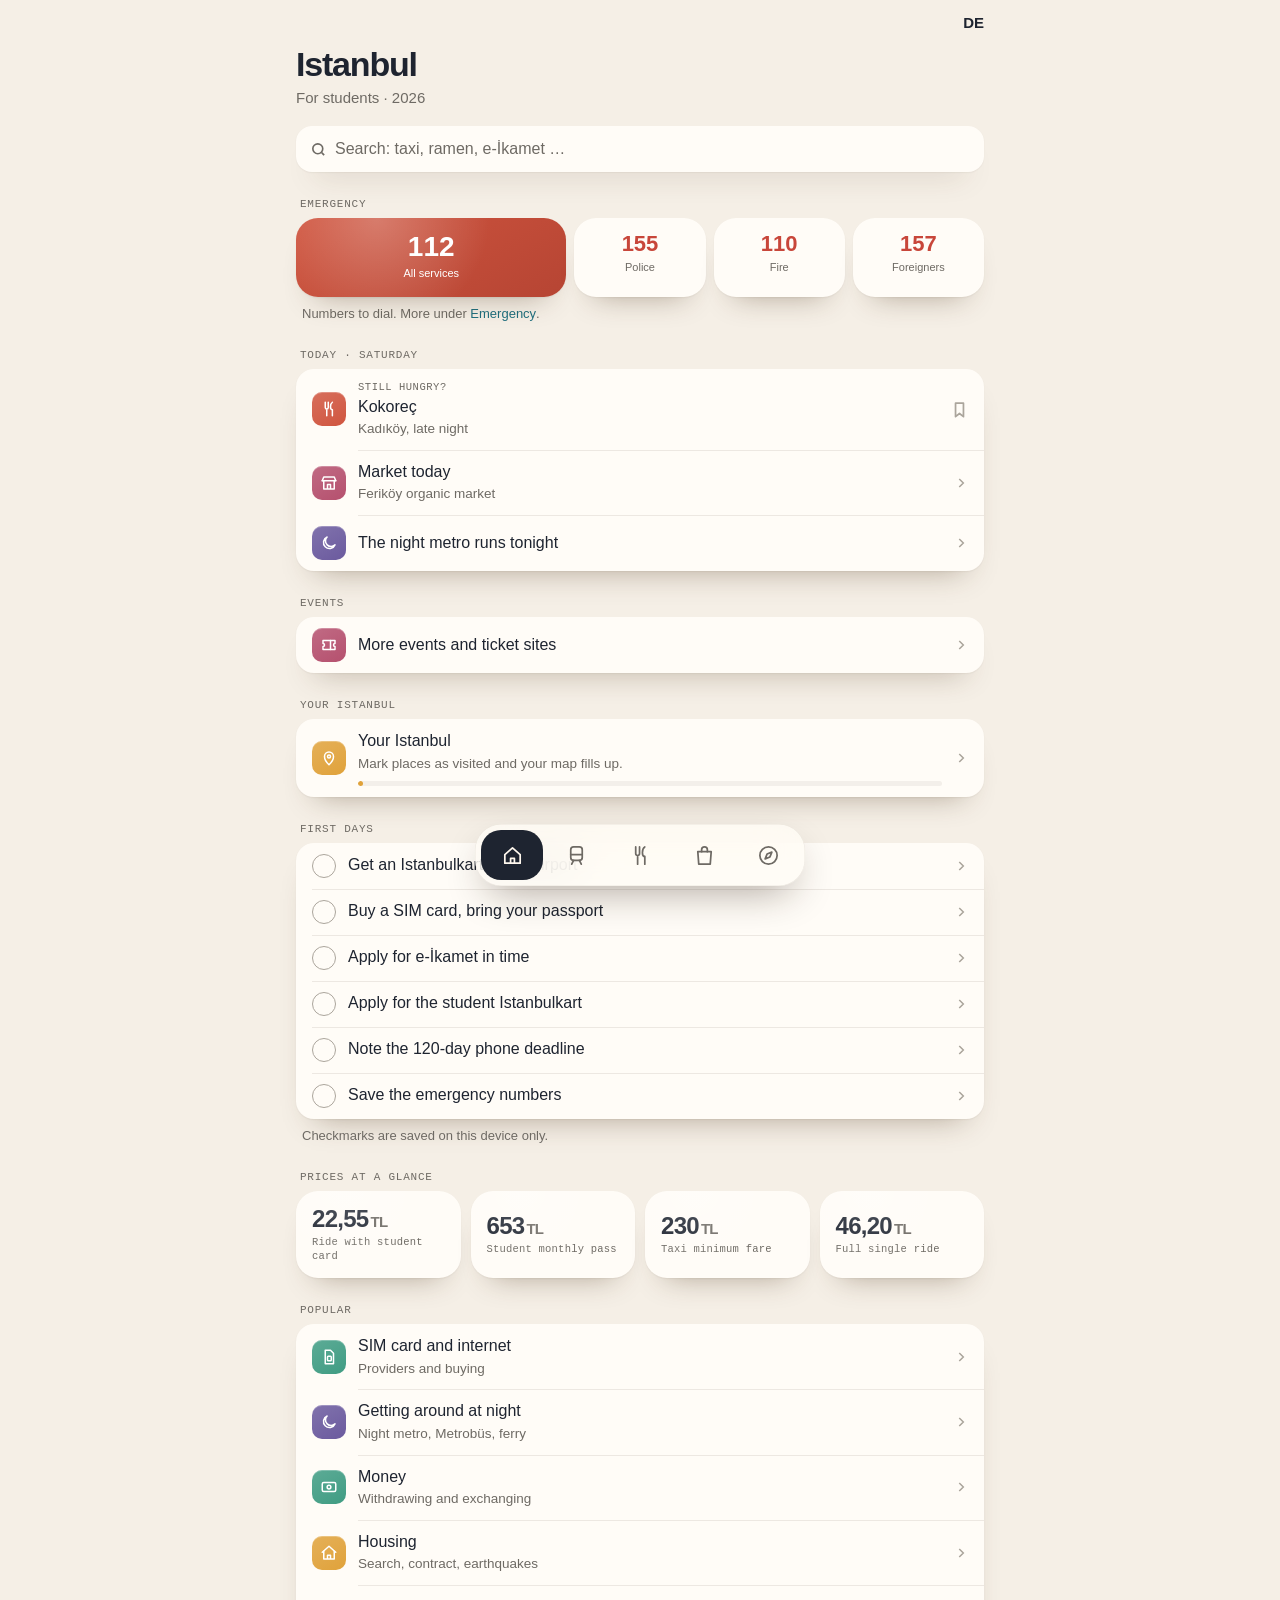
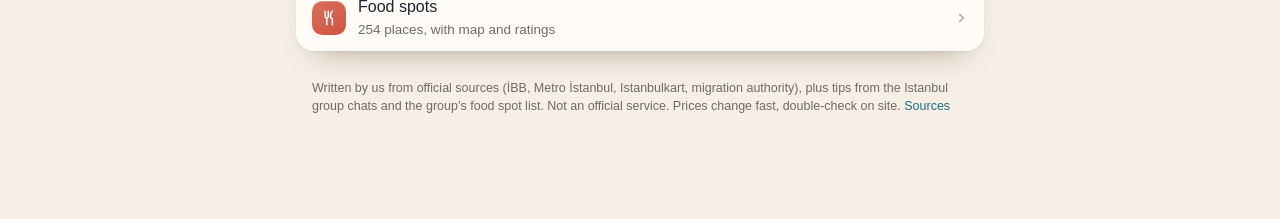
<file: app.html>
<!doctype html>
<html lang="de">
<head>
<meta charset="utf-8">
<meta name="viewport" content="width=device-width, initial-scale=1, viewport-fit=cover">
<title>Istanbul Studentenguide – Istanbulkart, SIM, İkamet, Food-Spots</title>
<meta name="google-site-verification" content="Xn05R_5MM9uL-cfBnthn5D_3-SK7ok3MApF2KQxOoHA"><meta name="description" content="Istanbul für Studierende und Erasmus: Istanbulkart, SIM-Karte, e-İkamet, Verkehr, Preise und über 200 Food-Spots mit Karte und Bewertung."><link rel="canonical" href="https://istanbul.musancak.com/app.html"><meta property="og:type" content="website"><meta property="og:url" content="https://istanbul.musancak.com/"><meta property="og:site_name" content="Istanbul Studentenguide"><meta property="og:title" content="Istanbul Studentenguide – Istanbulkart, SIM, İkamet, Food-Spots"><meta property="og:description" content="Istanbul für Studierende und Erasmus: Istanbulkart, SIM-Karte, e-İkamet, Verkehr, Preise und über 200 Food-Spots mit Karte und Bewertung."><meta property="og:image" content="https://istanbul.musancak.com/og.png?v=2"><meta property="og:image:alt" content="Istanbul Studentenguide auf dem Handy"><meta property="og:image:width" content="1200"><meta property="og:image:height" content="630"><meta property="og:locale" content="de_DE"><meta name="twitter:card" content="summary_large_image">
<meta name="theme-color" content="#F5EFE6" media="(prefers-color-scheme: light)">
<meta name="theme-color" content="#0F1621" media="(prefers-color-scheme: dark)">
<meta name="apple-mobile-web-app-capable" content="yes">
<meta name="apple-mobile-web-app-status-bar-style" content="default">
<meta name="apple-mobile-web-app-title" content="Istanbul">
<link rel="manifest" href="manifest.webmanifest">
<link rel="icon" href="icon-192.png">
<link rel="apple-touch-icon" href="icon-180.png">
<script>function openModernFood(){if(location.hash==="#essen")location.replace("index.html#essen")}openModernFood();addEventListener("hashchange",openModernFood);</script>
<link rel="stylesheet" href="leaflet/leaflet.min.css">
<style>:root{padding-top:env(safe-area-inset-top)}body{margin:0}img{max-width:100%}[hidden]{display:none!important}</style>
<style>
/* Layout: iOS-artige Tab-App. Große Titel, gruppierte Listen, Detailseiten schieben sich von rechts rein. */
:root{
  --bg:#E4E4E6; --card:#FFFFFF; --fg:#1D1D1F; --fg2:#6B6B70; --fg3:#A3A3A8;
  --sep:rgba(0,0,0,.09); --fill:rgba(0,0,0,.06); --press:rgba(0,0,0,.05);
  --accent:#1F4D3F; --accent-soft:rgba(31,77,63,.10); --red:#C8372D; --red-soft:rgba(200,55,45,.10);
  --bar:rgba(236,236,238,.78); --shadow:0 14px 22px -16px rgba(0,0,0,.38),0 1px 2px rgba(0,0,0,.06);
  --studio:linear-gradient(180deg,#ececee 0%,#e1e1e4 45%,#d6d6d9 100%);
  --tile:linear-gradient(160deg,#fbfbfc,#dcdcdf); --ink:#1D1D1F; --on-ink:#F5F5F7;
  --c1:#3E6E9E; --c2:#B5533F; --c3:#2E7A5A; --c4:#A8782A; --c5:#6B5A9E; --c6:#2D7F8A; --c7:#5B6472; --c8:#A84A6A;
  --mono:ui-monospace,"SF Mono",Menlo,monospace;
  --font:-apple-system,BlinkMacSystemFont,"SF Pro Text","Helvetica Neue","Segoe UI",Roboto,sans-serif;
  --font-d:-apple-system,BlinkMacSystemFont,"SF Pro Display","Helvetica Neue","Segoe UI",Roboto,sans-serif;
  --ease:cubic-bezier(.2,.8,.2,1);
  --spring:linear(0,.06 2%,.24 5%,.52 9%,.79 14%,.95 19%,1.03 24%,1.05 29%,1.03 37%,1.005 48%,.998 60%,1);
}
@media (prefers-color-scheme:dark){:root:not([data-theme="light"]){
  --bg:#1B1B1D; --card:#2A2A2D; --fg:#ECECEE; --fg2:#9C9CA2; --fg3:#6C6C72;
  --sep:rgba(255,255,255,.09); --fill:rgba(255,255,255,.09); --press:rgba(255,255,255,.06);
  --accent:#9FD3BD; --accent-soft:rgba(159,211,189,.14); --red:#FF6A5C; --red-soft:rgba(255,106,92,.16);
  --bar:rgba(30,30,33,.78); --shadow:0 14px 22px -16px rgba(0,0,0,.8),inset 0 1px 0 rgba(255,255,255,.05);
  --studio:linear-gradient(180deg,#2a2a2d 0%,#202023 55%,#18181a 100%);
  --tile:linear-gradient(160deg,#4a4a4f,#313135); --ink:#F5F5F7; --on-ink:#1D1D1F; color-scheme:dark}}
:root[data-theme="dark"]{
  --bg:#1B1B1D; --card:#2A2A2D; --fg:#ECECEE; --fg2:#9C9CA2; --fg3:#6C6C72;
  --sep:rgba(255,255,255,.09); --fill:rgba(255,255,255,.09); --press:rgba(255,255,255,.06);
  --accent:#9FD3BD; --accent-soft:rgba(159,211,189,.14); --red:#FF6A5C; --red-soft:rgba(255,106,92,.16);
  --bar:rgba(30,30,33,.78); --shadow:0 14px 22px -16px rgba(0,0,0,.8),inset 0 1px 0 rgba(255,255,255,.05);
  --studio:linear-gradient(180deg,#2a2a2d 0%,#202023 55%,#18181a 100%);
  --tile:linear-gradient(160deg,#4a4a4f,#313135); --ink:#F5F5F7; --on-ink:#1D1D1F; color-scheme:dark}

*{box-sizing:border-box;-webkit-tap-highlight-color:transparent}
html,body{background:var(--bg)}
body{color:var(--fg);font:16px/1.4 var(--font);-webkit-font-smoothing:antialiased;overflow-x:hidden}
body::before{content:"";position:fixed;inset:0 0 auto;height:env(safe-area-inset-top,0px);z-index:40;background:var(--bar)}
a{color:inherit;text-decoration:none}
button{font:inherit;color:inherit;background:none;border:0;padding:0;cursor:pointer}
svg{display:block}
:focus-visible{outline:3px solid var(--accent);outline-offset:3px}
.search:focus-within,.form .row:focus-within{box-shadow:inset 0 0 0 2px var(--accent)}
@media(prefers-reduced-motion:reduce){*,*::before,*::after{animation:none!important;transition:none!important;scroll-behavior:auto!important}}
.wrap{max-width:720px;margin:0 auto;padding-left:max(16px,env(safe-area-inset-left,0px));padding-right:max(16px,env(safe-area-inset-right,0px))}

/* Navigationsleiste */
.nav{position:sticky;top:env(safe-area-inset-top,0px);z-index:30;height:44px;background:transparent;transition:background .5s,box-shadow .5s}
.nav.on{background:var(--bar);-webkit-backdrop-filter:saturate(180%) blur(20px);backdrop-filter:saturate(180%) blur(20px);box-shadow:0 .5px 0 var(--sep)}
.nav .wrap{height:44px;display:flex;align-items:center;justify-content:center;position:relative}
.nav-t{font-weight:600;font-size:17px;opacity:0;transform:translateY(4px);transition:opacity .4s,transform .4s;white-space:nowrap;overflow:hidden;text-overflow:ellipsis;max-width:60%}
.nav.on .nav-t{opacity:1;transform:none}
.back{position:absolute;left:max(8px,env(safe-area-inset-left,0px));top:0;height:44px;display:flex;align-items:center;gap:2px;color:var(--accent);font-size:17px;padding-right:10px}
.back svg{width:24px;height:24px;stroke:currentColor;stroke-width:2.4;fill:none}
.back:active{opacity:.4}

.lt{font:700 34px/1.1 var(--font-d);letter-spacing:-.02em;margin:2px 0 4px;text-wrap:balance}
.sub{color:var(--fg2);font-size:15px;margin:0 0 18px}

/* Gruppierte Listen */
.gh{font-size:13px;color:var(--fg2);text-transform:uppercase;letter-spacing:.04em;margin:26px 16px 7px}
.gf{font-size:13px;color:var(--fg2);margin:7px 16px 0;line-height:1.4}
.grp{background:var(--card);border-radius:12px;overflow:hidden;box-shadow:var(--shadow)}
.row{display:flex;align-items:center;gap:12px;min-height:46px;padding:11px 16px;position:relative;transition:background .3s}
.row+.row::before{content:"";position:absolute;top:0;right:0;left:16px;height:.5px;background:var(--sep)}
.row.ic+.row::before,.row+.row.ic::before{left:58px}
a.row:active,button.row:active{background:var(--press)}
button.row{width:100%;text-align:left}
.row .l{flex:1;min-width:0}
.row .t{font-size:16px}
.row .mut{color:var(--fg2);font-size:14px}
.dt{width:30px;flex:none;text-align:center;line-height:1}
.dt small{display:block;font-size:10px;font-weight:600;text-transform:uppercase;color:var(--c2);letter-spacing:.02em}
.dt b{display:block;font:600 17px/1.15 var(--font-d);font-variant-numeric:tabular-nums}
.dt.now small{color:var(--c3)} .dt.now b{color:var(--c3)}
.free{font-size:11.5px;font-weight:600;color:var(--c3);background:color-mix(in srgb,var(--c3) 14%,transparent);border-radius:5px;padding:1px 6px;vertical-align:2px;white-space:nowrap}
.row .d{font-size:13.5px;color:var(--fg2);margin-top:2px}
.row .v{color:var(--fg2);font-size:15px;text-align:right;max-width:58%;font-variant-numeric:tabular-nums}
.row.kv{align-items:flex-start}
.row.kv .t{color:var(--fg)}
.row.txt{display:block;font-size:15px;line-height:1.45}
.chev{width:14px;height:14px;stroke:var(--fg3);stroke-width:2.6;fill:none;flex:none}
.ext{width:15px;height:15px;stroke:var(--fg3);stroke-width:2.2;fill:none;flex:none}
.ico{width:30px;height:30px;border-radius:7px;display:grid;place-items:center;flex:none;color:#fff}
.ico svg{width:18px;height:18px;stroke:#fff;stroke-width:2;fill:none;stroke-linecap:round;stroke-linejoin:round}
.num{width:24px;height:24px;border-radius:50%;background:var(--accent-soft);color:var(--accent);font-size:13px;font-weight:600;display:grid;place-items:center;flex:none;font-variant-numeric:tabular-nums}
.pill{font-size:11.5px;font-weight:600;color:var(--accent);background:var(--accent-soft);border-radius:6px;padding:2px 6px;margin-left:6px;vertical-align:2px}

/* Start */
.sos{display:grid;grid-template-columns:repeat(5,1fr);gap:8px}
.sos a{background:var(--card);border-radius:12px;padding:12px 4px 10px;text-align:center;box-shadow:var(--shadow);transition:transform .4s var(--ease)}
.sos a:active{transform:scale(.95)}
.sos b{display:block;font:700 22px/1 var(--font-d);color:var(--red);font-variant-numeric:tabular-nums}
.sos span{display:block;font-size:11.5px;color:var(--fg2);margin-top:5px}
.sos a.main{grid-column:span 2;background:var(--red);}
.sos a.main b,.sos a.main span{color:#fff}
.sos a.main b{font-size:28px}
.tiles{display:grid;grid-template-columns:1fr 1fr;gap:10px}
.tile{background:var(--card);border-radius:14px;padding:14px;box-shadow:var(--shadow);transition:transform .4s var(--ease)}
.tile:active{transform:scale(.97)}
.tile b{font:700 24px/1.05 var(--font-d);letter-spacing:-.01em;font-variant-numeric:tabular-nums;display:block}
.tile b small{font-size:15px;font-weight:600;color:var(--fg2);margin-left:2px}
.tile span{font-size:13px;color:var(--fg2);display:block;margin-top:5px;line-height:1.3}
.chk{width:24px;height:24px;border-radius:50%;border:1.8px solid var(--fg3);display:grid;place-items:center;flex:none;transition:background .4s,border-color .4s,transform .5s var(--ease)}
.chk svg{width:14px;height:14px;stroke:#fff;stroke-width:3;fill:none;opacity:0;transform:scale(.5);transition:opacity .4s,transform .6s var(--ease)}
.done .chk{background:var(--c3);border-color:var(--c3)}
.done .chk svg{opacity:1;transform:none}
.done .t{color:var(--fg2);text-decoration:line-through;text-decoration-color:var(--fg3)}
.chk-btn{padding:4px;margin:-4px}
.chk-btn:active .chk{transform:scale(.85)}

/* Suche */
.search{display:flex;align-items:center;gap:6px;background:var(--fill);border-radius:10px;height:38px;padding:0 10px;margin-bottom:6px}
.search svg{width:17px;height:17px;stroke:var(--fg2);stroke-width:2.3;fill:none;flex:none}
.search input{flex:1;min-width:0;border:0;background:none;font:inherit;font-size:16px;color:var(--fg);outline:none}
.search input::placeholder{color:var(--fg2)}
.search button{color:var(--fg2);font-size:13px;padding:4px}
mark{background:var(--accent-soft);color:inherit;border-radius:3px;padding:0 1px}

/* Segmente und Chips */
.seg{display:grid;grid-auto-flow:column;grid-auto-columns:1fr;background:var(--fill);border-radius:9px;padding:2px;position:relative;margin:4px 0 12px}
.seg i{position:absolute;top:2px;bottom:2px;left:2px;border-radius:7px;background:var(--card);box-shadow:0 3px 8px rgba(0,0,0,.12),0 1px 1px rgba(0,0,0,.06);transition:transform .7s var(--ease)}
.seg button{position:relative;z-index:1;height:30px;font-size:13px;font-weight:500;white-space:nowrap}
.seg button[aria-pressed="true"]{font-weight:600}
.chips{display:flex;gap:7px;overflow-x:auto;scrollbar-width:none;margin:0 calc(-1 * max(16px,env(safe-area-inset-left,0px))) 4px;padding:2px max(16px,env(safe-area-inset-left,0px)) 6px}
.chips::-webkit-scrollbar{display:none}
.chip{flex:none;height:32px;padding:0 13px;border-radius:16px;background:var(--card);font-size:14px;box-shadow:var(--shadow);transition:background .4s,color .4s,transform .4s var(--ease)}
.chip:active{transform:scale(.95)}
.chip[aria-pressed="true"]{background:var(--accent);color:#fff}
.count{font-size:13px;color:var(--fg2);margin:10px 16px 0}

/* Tabelle */
.tbl{overflow-x:auto}
.tbl table{width:100%;border-collapse:collapse;font-variant-numeric:tabular-nums;font-size:15px}
.tbl th{font-size:12px;font-weight:600;color:var(--fg2);text-align:left;padding:10px 16px 6px;text-transform:uppercase;letter-spacing:.03em}
.tbl td{padding:9px 16px;border-top:.5px solid var(--sep)}
.tbl td.m{color:var(--fg2);font-size:13px}

/* Tab-Ansicht + Detailseite */
#main{padding-bottom:calc(96px + env(safe-area-inset-bottom,0px));transition:transform .38s var(--ease)}
#main.pushed{transform:translateX(-24%);}
.view{animation:fade .56s ease both}
@keyframes fade{from{opacity:0;transform:translateY(6px)}to{opacity:1;transform:none}}
.pane{position:fixed;inset:0;z-index:50;background:var(--bg);overflow-y:auto;-webkit-overflow-scrolling:touch;overscroll-behavior:contain;
  transform:translateX(100%);visibility:hidden;transition:transform .38s var(--ease),visibility 0s linear .38s;box-shadow:-10px 0 30px rgba(0,0,0,.12)}
.pane.open{transform:none;visibility:visible;transition:transform .38s var(--ease),visibility 0s}
.pane.drag{transition:none}
.pane .body{padding-bottom:calc(40px + env(safe-area-inset-bottom,0px))}
.pane .nav{top:0;padding-top:env(safe-area-inset-top,0px);height:calc(44px + env(safe-area-inset-top,0px))}

/* Tab-Leiste */
.tabbar{position:fixed;left:0;right:0;bottom:0;z-index:35;background:var(--bar);-webkit-backdrop-filter:saturate(180%) blur(20px);backdrop-filter:saturate(180%) blur(20px);
  box-shadow:0 -.5px 0 var(--sep);padding-bottom:env(safe-area-inset-bottom,0px)}
.tabbar .wrap{display:grid;grid-template-columns:repeat(5,1fr);height:52px}
.tab{display:flex;flex-direction:column;align-items:center;justify-content:center;gap:2px;font-size:10.5px;font-weight:500;color:var(--fg3);transition:color .4s}
.tab svg{width:25px;height:25px;stroke:currentColor;stroke-width:1.9;fill:none;stroke-linecap:round;stroke-linejoin:round;transition:transform .6s var(--ease)}
.tab[aria-current="page"]{color:var(--accent)}
.tab:active svg{transform:scale(.86)}

.foot{font-size:12.5px;color:var(--fg2);margin:28px 16px 0;line-height:1.5}
:focus-visible{outline:2px solid var(--accent);outline-offset:2px;border-radius:6px}

@media (min-width:860px){
  .tiles{grid-template-columns:repeat(4,1fr)}
  .lt{font-size:40px}
}
@media (prefers-reduced-motion:reduce){
  *,*::before,*::after{animation:none!important;transition:none!important}
}

/* Ergänzungen: Karte, Abstimmen, Formulare, Rechner */
.navr{position:absolute;right:max(12px,env(safe-area-inset-right,0px));top:0;height:44px;display:flex;align-items:center;color:var(--accent);font-size:15px;font-weight:600;padding:0 4px}
.navr:active{opacity:.4}
.tile{text-align:left}
.mapbox{position:relative;border-radius:14px;overflow:hidden;box-shadow:var(--shadow);margin:2px 0 12px;background:var(--fill);isolation:isolate}
#map{height:clamp(220px,34vh,380px);width:100%}
#map.nomap{height:0}
.locbtn{position:absolute;right:10px;top:10px;z-index:500;width:38px;height:38px;border-radius:10px;background:var(--card);display:grid;place-items:center;box-shadow:0 2px 10px rgba(0,0,0,.15);transition:transform .4s var(--ease)}
.locbtn:active{transform:scale(.9)}
.locbtn svg{width:20px;height:20px;stroke:var(--accent);stroke-width:2;fill:none}
.mapcount{position:absolute;left:10px;top:10px;z-index:500;font-size:12px;font-weight:600;background:var(--card);color:var(--fg2);border-radius:8px;padding:5px 8px;box-shadow:0 2px 10px rgba(0,0,0,.12);font-variant-numeric:tabular-nums}
.leaflet-popup-content-wrapper{border-radius:12px;background:var(--card);color:var(--fg);box-shadow:0 6px 24px rgba(0,0,0,.18)}
.leaflet-popup-tip{background:var(--card)}
.leaflet-popup-content{margin:10px 14px;font:14px/1.4 var(--font)}
.leaflet-popup-content span{color:var(--fg2);font-size:13px}
.leaflet-popup-content a{color:var(--accent);font-weight:600}
.leaflet-container{background:var(--fill);font-family:var(--font)}
.leaflet-control-attribution{font-size:10px;background:var(--bar)!important;color:var(--fg2)}
.leaflet-control-attribution a{color:var(--fg2)}
.sortrow{margin:2px 0 0}
.seg.sm{margin:0 0 10px}
.seg.sm button{height:28px;font-size:12.5px}

.row.spot{padding:6px 8px 6px 16px;gap:8px}
.row.spot>a.l{padding:5px 0;display:block}
.row.spot>a.l:active{opacity:.55}
.vote{display:flex;flex-direction:column;align-items:center;flex:none;width:40px}
.vote button{width:40px;height:26px;display:grid;place-items:center;border-radius:8px;color:var(--fg3);transition:color .3s,background .3s,transform .4s var(--ease)}
.vote button:active{transform:scale(.85);background:var(--press)}
.vote svg{width:20px;height:20px;stroke:currentColor;stroke-width:2.6;fill:none;stroke-linecap:round;stroke-linejoin:round}
.vote .up[aria-pressed="true"]{color:var(--c2)}
.vote .dn[aria-pressed="true"]{color:var(--c1)}
.vote b{font-size:13px;font-weight:700;font-variant-numeric:tabular-nums;color:var(--fg2);line-height:1;min-height:13px}
.vote b.pos{color:var(--c2)} .vote b.neg{color:var(--c1)}

.form .row{display:flex;flex-direction:column;align-items:stretch;gap:4px;padding:10px 16px}
.fl{font-size:12.5px;color:var(--fg2)}
.form input,.form select,.form textarea{font:inherit;font-size:16px;color:var(--fg);background:transparent;border:0;outline:none;padding:2px 0;width:100%;resize:vertical}
.form select{-webkit-appearance:none;appearance:none;background:transparent}
.form input::placeholder,.form textarea::placeholder{color:var(--fg3)}
.cta{display:block;width:100%;height:50px;margin-top:16px;border-radius:13px;background:var(--accent);color:#fff;font-size:17px;font-weight:600;transition:transform .4s var(--ease),opacity .4s}
.cta:active{transform:scale(.97)}
.cta:disabled{opacity:.5}
.d.cr{color:var(--accent);font-weight:500}

.calc .row.slide{padding:2px 16px 12px}
.calc .row.slide::before{display:none}
.cv{font-size:17px;font-variant-numeric:tabular-nums;color:var(--accent)}
input[type=range]{width:100%;accent-color:var(--accent)}
.switch{-webkit-appearance:none;appearance:none;width:51px;height:31px;border-radius:16px;background:var(--fill);position:relative;flex:none;transition:background .5s;cursor:pointer}
.switch::after{content:"";position:absolute;top:2px;left:2px;width:27px;height:27px;border-radius:50%;background:#fff;box-shadow:0 2px 6px rgba(0,0,0,.2);transition:transform .6s var(--ease)}
.switch:checked{background:var(--c3)}
.switch:checked::after{transform:translateX(20px)}
label.row{cursor:pointer}
.cmp{display:grid;grid-template-columns:1fr 1fr;gap:10px;margin-top:16px}
.box{background:var(--card);border-radius:14px;padding:14px;box-shadow:var(--shadow);border:2px solid transparent;transition:border-color .6s,transform .6s var(--ease)}
.box span{display:block;font-size:13px;color:var(--fg2)}
.box b{display:block;font:700 24px/1.2 var(--font-d);font-variant-numeric:tabular-nums;margin-top:4px}
.box.win{border-color:var(--c3);transform:translateY(-2px)}
.verdict{font-size:16px;font-weight:600;margin:14px 16px 0}

.report{margin-top:26px}
.report summary{list-style:none;cursor:pointer;color:var(--accent);font-size:15px;padding:4px 16px}
.report summary::-webkit-details-marker{display:none}
#toast{position:fixed;left:50%;bottom:calc(72px + env(safe-area-inset-bottom,0px));z-index:80;transform:translate(-50%,20px);opacity:0;pointer-events:none;
  background:var(--fg);color:var(--bg);font-size:14px;font-weight:500;border-radius:14px;padding:10px 16px;max-width:calc(100% - 32px);text-align:center;transition:opacity .5s,transform .7s var(--ease)}
#toast.on{opacity:1;transform:translate(-50%,0)}

/* Falak-Stil (aus Sajda): Studio-Licht, plastische Karten, Mono-Beschriftung, Sajda-Grün */
body::after{content:"";position:fixed;inset:0;z-index:-1;background:var(--studio);pointer-events:none}
html{background:var(--bg)} body{background:transparent}
.pane{background:var(--studio),var(--bg)}
.lt{font-weight:700;letter-spacing:-.035em}
.count{font-family:var(--mono);font-size:11.5px;letter-spacing:.02em}
.gh{font-family:var(--mono);font-size:11px;letter-spacing:.06em;margin-top:28px}
.grp,.sos a,.chip,.box,.mapbox,.tile{border-radius:14px}
.grp{box-shadow:var(--shadow)}
.tile{position:relative;overflow:hidden;background:var(--tile);transition:transform .7s var(--spring)}
.tile::after,.sos a.main::after{content:"";position:absolute;inset:0;background:linear-gradient(115deg,rgba(255,255,255,.28),transparent 40%);pointer-events:none}
.tile span{font-family:var(--mono);font-size:10.5px;letter-spacing:.02em}
.tile b{letter-spacing:-.03em}
.sos a{position:relative;overflow:hidden;transition:transform .7s var(--spring)}
.sos span{font-size:11px;letter-spacing:0}
.ico{background:linear-gradient(160deg,#8f8f94,#5f5f64)!important;box-shadow:inset 0 1px 0 rgba(255,255,255,.2),0 4px 8px -4px rgba(0,0,0,.4)}
.chip{transition:background .5s,color .5s,transform .7s var(--spring)}
.chip[aria-pressed="true"]{background:var(--ink);color:var(--on-ink)}
.seg{border-radius:12px;padding:3px}
.seg i{top:3px;bottom:3px;left:3px;border-radius:9px;transition:transform .9s var(--spring)}
.cta{background:var(--ink);color:var(--on-ink);border-radius:14px;box-shadow:0 10px 24px -12px rgba(0,0,0,.5);transition:transform .7s var(--spring),opacity .4s}
.num,.pill{font-family:var(--mono)}
.tab[aria-current="page"] svg{transform:translateY(-1px)}
#toast{background:var(--ink);color:var(--on-ink);border-radius:18px}
.done .chk,.switch:checked{background:var(--accent);border-color:var(--accent)}

/* Dein Istanbul: Merken-Knopf, Besucht-Stempel, Listen-Blatt */
:root{--been:#C08A2E}
.keep{width:34px;height:40px;display:grid;place-items:center;border-radius:9px;color:var(--fg3);flex:none;transition:color .3s,transform .6s var(--spring)}
.keep:active{transform:scale(.85);background:var(--press)}
.keep svg{width:19px;height:19px;stroke:currentColor;stroke-width:2.2;fill:none;stroke-linejoin:round}
.keep.on{color:var(--accent)} .keep.on svg{fill:currentColor}
.been{display:inline-grid;place-items:center;width:17px;height:17px;border-radius:50%;background:var(--been);margin-right:6px;vertical-align:-2px}
.been svg{width:11px;height:11px;stroke:#fff;stroke-width:3.4;fill:none}
.row.tip{padding-left:16px;gap:12px}
.d.k{font-family:var(--mono);font-size:10.5px;letter-spacing:.05em;text-transform:uppercase;margin:0 0 1px}
.bar{height:5px;border-radius:3px;background:var(--fill);margin-top:7px;overflow:hidden}
.bar i{display:block;height:100%;min-width:5px;background:var(--been);border-radius:inherit;transition:width 1.2s var(--ease)}
#smap{height:clamp(200px,30vh,320px);width:100%}
#smap.nomap{height:0}
.stamps{display:flex;flex-wrap:wrap;gap:7px}
.stamp{display:inline-flex;align-items:center;gap:5px;height:30px;padding:0 11px;border-radius:15px;background:var(--card);color:var(--fg2);font-size:13.5px;box-shadow:var(--shadow)}
.stamp.on{background:var(--been);color:#fff}
.stamp svg{width:12px;height:12px;stroke:#fff;stroke-width:3.4;fill:none}
.gh.lh{display:flex;justify-content:space-between;align-items:baseline}
.gh.lh button{font-family:var(--font);font-size:13px;text-transform:none;letter-spacing:0;color:var(--red)}
.pop-keep{color:var(--accent);font-weight:600;font-size:14px}
.sheet-bg{position:fixed;inset:0;z-index:90;background:rgba(0,0,0,.32);opacity:0;transition:opacity .6s}
.sheet-bg.on{opacity:1}
.sheet{position:fixed;left:0;right:0;bottom:0;z-index:91;max-height:85vh;overflow-y:auto;overscroll-behavior:contain;background:var(--studio),var(--bg);border-radius:20px 20px 0 0;
  padding:8px 0 calc(22px + env(safe-area-inset-bottom,0px));box-shadow:0 -10px 40px rgba(0,0,0,.2);transform:translateY(105%);transition:transform .9s var(--ease)}
.sheet.on{transform:none}
.sheet .grab{width:36px;height:5px;border-radius:3px;background:var(--fg3);opacity:.5;margin:0 auto 12px}
.sh-h{display:flex;justify-content:space-between;align-items:flex-start;gap:12px;padding:0 4px}
.sh-h h2{font:700 21px/1.2 var(--font-d);letter-spacing:-.02em;margin:0 0 2px}
.sh-h .sub{margin:0 0 14px}
.sh-x{color:var(--accent);font-weight:600;font-size:16px;padding:4px 2px;flex:none}
.sel .chk{background:var(--accent);border-color:var(--accent)} .sel .chk svg{opacity:1;transform:none}
.row.nl{gap:8px}
.row.nl input{flex:1;min-width:0;border:0;background:none;font:inherit;font-size:16px;color:var(--fg);outline:none}
.row.nl input::placeholder{color:var(--fg3)}
.mini{flex:none;height:30px;padding:0 12px;border-radius:9px;background:var(--ink);color:var(--on-ink);font-size:14px;font-weight:600}

/* Stil der neuen Startseite: warmes Papier, weiche Karten, bunte Symbole, schwebende Leiste */
:root{
  --bg:#F5EFE6; --card:#FFFCF7; --fg:#1E2430; --fg2:#6E6A64; --fg3:#ABA59C;
  --sep:rgba(60,40,20,.09); --fill:rgba(60,40,20,.06); --press:rgba(60,40,20,.05);
  --accent:#1E6E7E; --accent-soft:rgba(30,110,126,.12); --red:#C8463A; --red-soft:rgba(200,70,58,.12);
  --bar:color-mix(in srgb,#F5EFE6 78%,transparent); --shadow:0 18px 30px -20px rgba(70,45,20,.42),0 1px 2px rgba(70,45,20,.06);
  --studio:none; --tile:var(--card); --ink:#1E2430; --on-ink:#FFF8EE;
  --c1:#2B4C9B; --c2:#D0553F; --c3:#3F9C83; --c4:#E0A23A; --c5:#6B5A9E; --c6:#1E6E7E; --c7:#7A746C; --c8:#B5506E; --been:#E0A23A;
}
@media (prefers-color-scheme:dark){:root:not([data-theme="light"]){
  --bg:#0F1621; --card:#18212E; --fg:#EEF1F5; --fg2:#98A2B0; --fg3:#5E6876;
  --sep:rgba(255,255,255,.08); --fill:rgba(255,255,255,.07); --press:rgba(255,255,255,.06);
  --accent:#6FC6C9; --accent-soft:rgba(111,198,201,.14); --red:#FF7A66; --red-soft:rgba(255,122,102,.16);
  --bar:color-mix(in srgb,#0F1621 78%,transparent); --shadow:0 18px 30px -20px rgba(0,0,0,.9),inset 0 1px 0 rgba(255,255,255,.05);
  --tile:var(--card); --ink:#F4EDE2; --on-ink:#141B26;
  --c1:#6F8FE0; --c2:#F07A62; --c3:#5DC2A5; --c4:#F2BC5C; --c5:#9C8BD6; --c6:#4FB3B8; --c7:#8A94A2; --c8:#E07A98; --been:#F2BC5C}}
:root[data-theme="dark"]{
  --bg:#0F1621; --card:#18212E; --fg:#EEF1F5; --fg2:#98A2B0; --fg3:#5E6876;
  --sep:rgba(255,255,255,.08); --fill:rgba(255,255,255,.07); --press:rgba(255,255,255,.06);
  --accent:#6FC6C9; --accent-soft:rgba(111,198,201,.14); --red:#FF7A66; --red-soft:rgba(255,122,102,.16);
  --bar:color-mix(in srgb,#0F1621 78%,transparent); --shadow:0 18px 30px -20px rgba(0,0,0,.9),inset 0 1px 0 rgba(255,255,255,.05);
  --tile:var(--card); --ink:#F4EDE2; --on-ink:#141B26;
  --c1:#6F8FE0; --c2:#F07A62; --c3:#5DC2A5; --c4:#F2BC5C; --c5:#9C8BD6; --c6:#4FB3B8; --c7:#8A94A2; --c8:#E07A98; --been:#F2BC5C}
body::after{display:none}
.pane,.sheet{background:var(--bg)}
.lt{font:700 34px/1.1 var(--font-d);letter-spacing:-.035em}
.gh{font:500 11px var(--mono);letter-spacing:.07em;margin:26px 4px 8px}
.gf{margin:8px 6px 0}
.grp,.mapbox,.box{border-radius:18px}
.tile,.sos a{border-radius:22px;padding:15px 16px}
.tile::after,.sos a.main::after{background:radial-gradient(circle at 30% 0%,rgba(255,255,255,.35),transparent 55%);opacity:.7}
.sos a.main{background:linear-gradient(150deg,var(--c2),color-mix(in srgb,var(--c2) 70%,#7A1F18))}
.ico{width:34px;height:34px;border-radius:10px;box-shadow:inset 0 1px 0 rgba(255,255,255,.25)!important}
.ico{background:linear-gradient(150deg,color-mix(in srgb,var(--f,#888) 85%,#fff),var(--f,#888))!important}
.row.ic+.row::before,.row+.row.ic::before{left:62px}
.chip{border-radius:99px;height:34px;padding:0 14px;font-weight:500}
.cta{border-radius:16px}
.search{background:var(--card);box-shadow:var(--shadow);border-radius:16px;height:46px;padding:0 14px}
.nav.on{background:var(--bar);-webkit-backdrop-filter:blur(20px) saturate(1.6);backdrop-filter:blur(20px) saturate(1.6)}
.back,.navr{color:var(--fg)}
.tabbar{left:50%;right:auto;bottom:calc(14px + env(safe-area-inset-bottom,0px));transform:translateX(-50%);padding:6px;border-radius:26px;
  background:color-mix(in srgb,var(--card) 72%,transparent);-webkit-backdrop-filter:blur(22px) saturate(1.8);backdrop-filter:blur(22px) saturate(1.8);box-shadow:0 16px 40px -14px rgba(40,25,10,.45),inset 0 0 0 .5px var(--sep)}
.tabbar .wrap{display:flex;gap:2px;height:auto;padding:0}
.tab{width:62px;height:50px;border-radius:20px;color:var(--fg2);font-size:0;gap:0;transition:background .8s var(--spring),color .6s}
.tab span{display:none}
.tab svg{width:23px;height:23px;stroke-width:1.8}
.tab[aria-current="page"]{background:var(--ink);color:var(--on-ink)}
.tab[aria-current="page"] svg{transform:none}
#toast{bottom:calc(96px + env(safe-area-inset-bottom,0px))}
.food-filters{display:grid;grid-template-columns:1fr 1fr;gap:12px;margin:18px 0 8px;padding:16px;background:var(--card);border-radius:16px}
.food-filters label{font-size:12px;color:var(--fg2);display:grid;gap:7px;min-width:0}
.food-filters select{width:100%;min-width:0;font:inherit;font-size:15px;color:var(--fg);background:var(--fill);border:1px solid var(--sep);border-radius:10px;padding:12px 8px;min-height:44px}
.food-filters button{align-self:end;min-height:44px}.food-note{font-size:12px;line-height:1.5;margin:10px 2px 18px}
#flist>.grp{background:transparent;overflow:visible;display:grid;gap:16px}#flist>.grp:before,#flist>.grp:after{display:none}
.food-card{border-radius:16px;background:var(--card);overflow:hidden;box-shadow:0 3px 16px #00000008}
.food-photo{display:flex;position:relative;align-items:center;justify-content:center;height:84px;background:linear-gradient(130deg,var(--fill),var(--bg));text-decoration:none;color:var(--fg2);overflow:hidden}
.food-photo img{width:100%;height:100%;object-fit:cover}.food-photo span{display:flex;gap:7px;align-items:center;font-size:12px;padding:8px 12px;border-radius:8px}.food-photo svg{width:18px;height:18px;fill:none;stroke:currentColor;stroke-width:1.5}
.food-photo.has-photo{height:190px}.food-photo.has-photo span{position:absolute;bottom:8px;left:8px;background:#000a;color:white}.food-card .row.spot{padding:12px;align-items:center}.food-tags{display:flex;flex-wrap:wrap;gap:5px;margin-top:8px}.food-tags span{font-size:11px;padding:4px 7px;background:var(--fill);border-radius:6px;color:var(--fg2)}
.food-filters select:focus-visible,.food-photo:focus-visible{outline:2px solid var(--accent);outline-offset:2px}
@media(min-width:600px){.food-filters{grid-template-columns:repeat(2,1fr)}.food-photo.has-photo{height:220px}}
/* Anfahrt im Spot-Blatt */
.row.spot>button.l{padding:5px 0;display:block;text-align:left;color:inherit}
.row.spot>button.l:active{opacity:.55}
.row.stop{gap:10px}
.row.stop .t{display:flex;align-items:center;flex-wrap:wrap;gap:4px;min-width:0}
.row.stop .sn{margin-left:4px;overflow:hidden;text-overflow:ellipsis;white-space:nowrap}
.row.stop .mut{flex:none;font-size:13.5px}
.ln{font:600 11px/1 var(--mono);color:#fff;border-radius:5px;padding:4px 5px;background:var(--c7)}
.ln.m{background:var(--c3)}.ln.t{background:var(--c1)}.ln.b{background:var(--c2)}.ln.f{background:var(--c6)}
.rt{display:flex;gap:8px;margin-top:10px}
.rt a{flex:1;height:42px;display:grid;place-items:center;border-radius:12px;background:var(--ink);color:var(--on-ink);font-size:14.5px;font-weight:600;transition:transform .5s var(--spring)}
.rt a:active{transform:scale(.96)}
</style>
<script data-goatcounter="https://musancak.goatcounter.com/count" async src="https://gc.zgo.at/count.js"></script><script>addEventListener("hashchange",()=>{if(window.goatcounter&&goatcounter.count)goatcounter.count({path:location.pathname+location.hash})})</script><script>function zaehl(n){var i=0;(function f(){if(window.goatcounter&&goatcounter.count){try{goatcounter.count({path:n,title:n,event:true})}catch(e){}}else if(i++<20)setTimeout(f,500)})()}addEventListener("appinstalled",function(){zaehl("app-installiert")});if(matchMedia("(display-mode: standalone)").matches||navigator.standalone)zaehl("als-app-geoeffnet")</script>
<link rel="stylesheet" href="entdecken.css">
</head>
<body>
<div id="main"></div>
<section id="pane" class="pane" inert aria-label="Detail"></section>
<nav class="tabbar" aria-label="Bereiche"><div class="wrap" id="tabs"></div></nav>
<script src="leaflet/leaflet.min.js"></script>
<script src="data.js"></script>
<script src="orte.js"></script>
<script src="entdecken.js"></script>
<script src="app.js"></script>
</body>
</html>
</file>
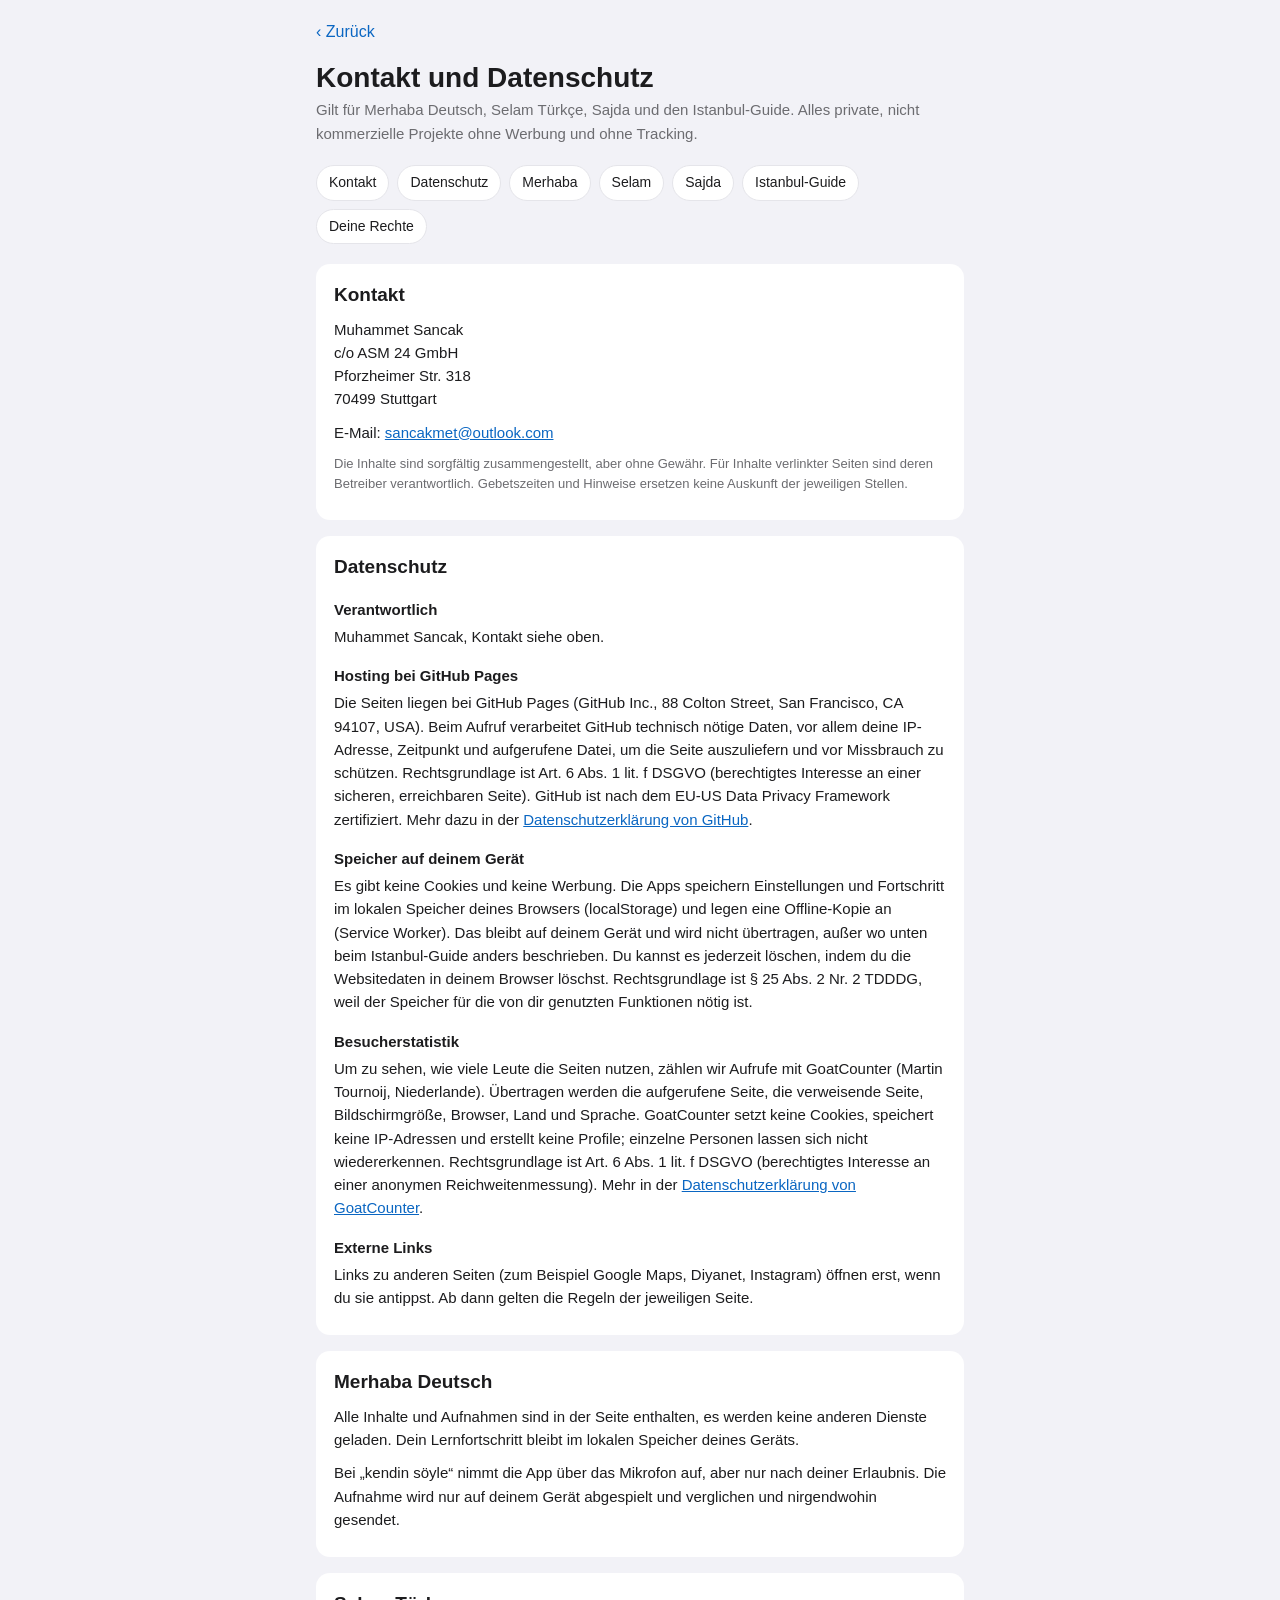
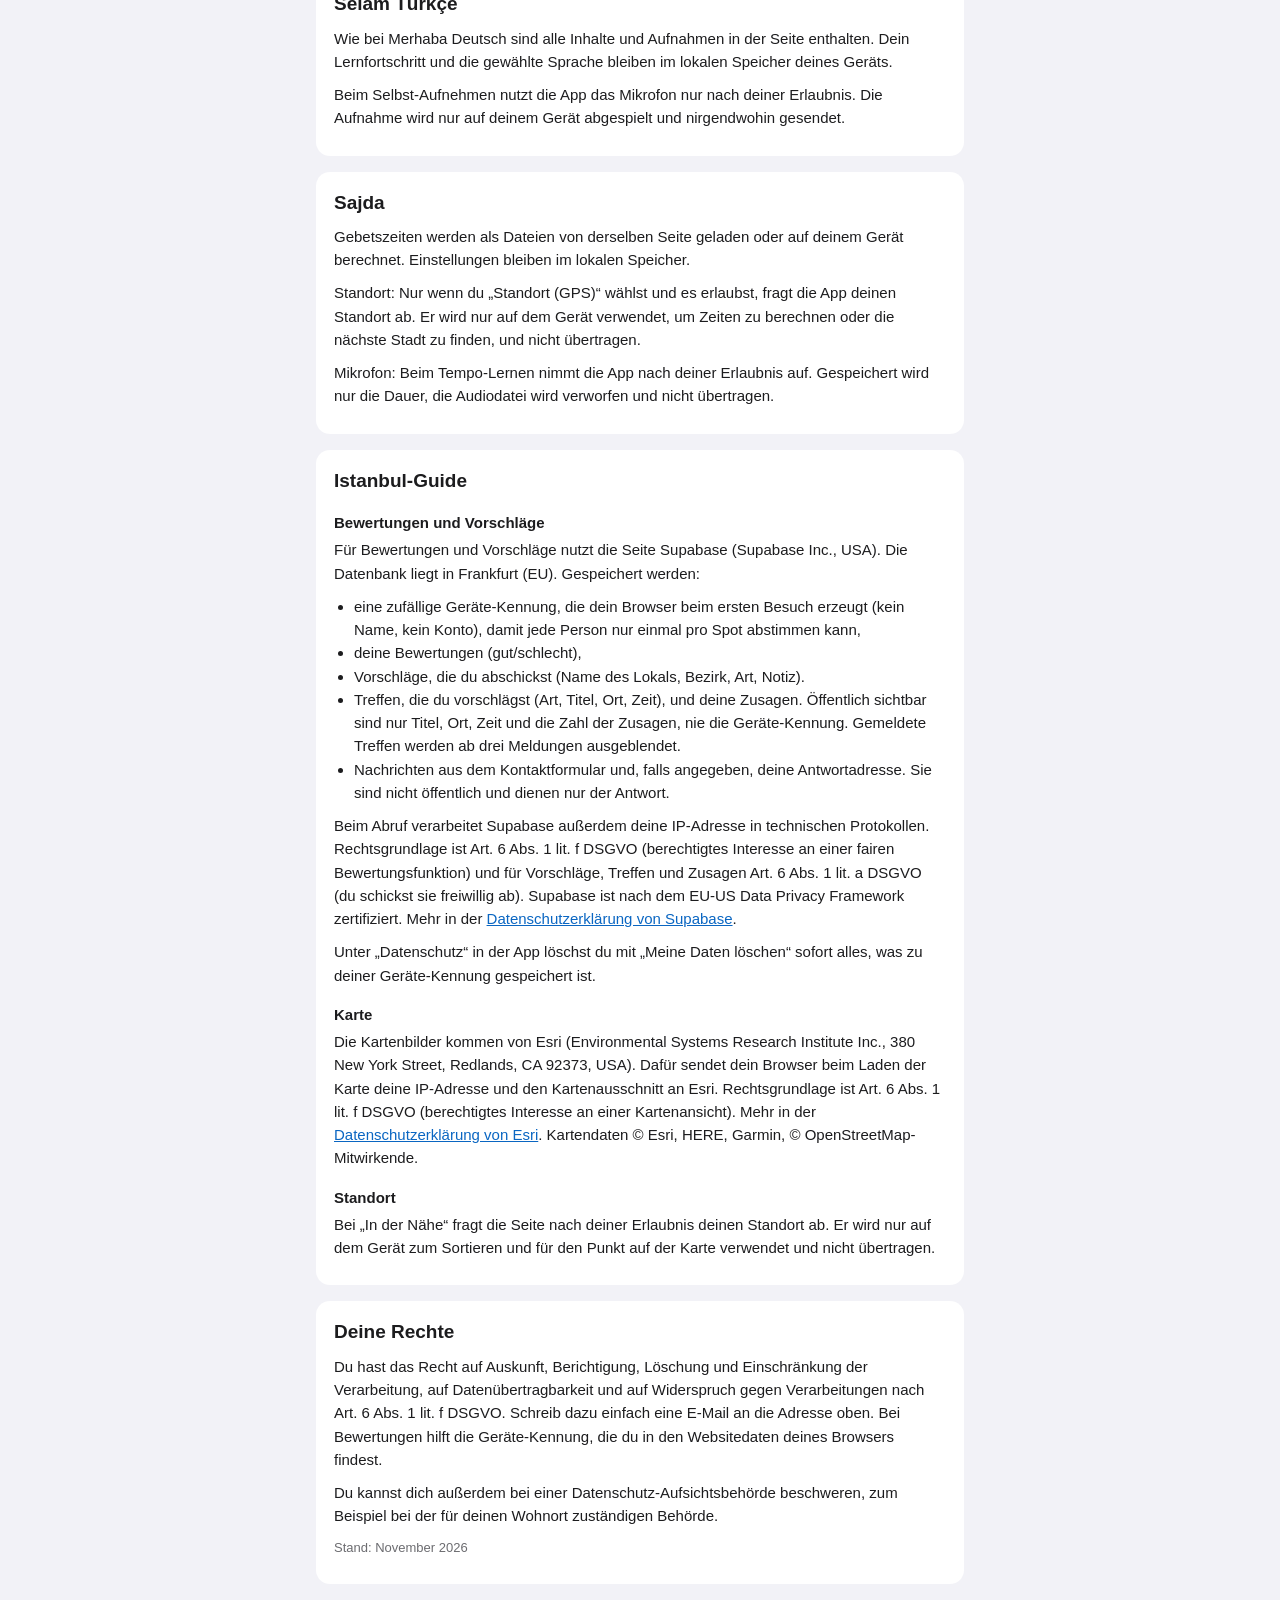
<file: rechtliches.html>
<!doctype html>
<html lang="de">
<head>
<meta charset="utf-8">
<meta name="viewport" content="width=device-width,initial-scale=1,viewport-fit=cover">
<meta name="robots" content="noindex">
<title>Kontakt und Datenschutz</title>
<style>
:root{--bg:#f2f2f7;--card:#fff;--fg:#1c1c1e;--fg2:#6c6c70;--line:#e5e5ea;--accent:#0a66c2;--font:-apple-system,BlinkMacSystemFont,"SF Pro Text","Segoe UI",Roboto,sans-serif}
@media (prefers-color-scheme:dark){:root{--bg:#000;--card:#1c1c1e;--fg:#f2f2f7;--fg2:#98989f;--line:#38383a;--accent:#4da3ff}}
*{box-sizing:border-box}
body{margin:0;background:var(--bg);color:var(--fg);font:15px/1.55 var(--font);-webkit-text-size-adjust:100%}
.wrap{max-width:680px;margin:0 auto;padding:max(16px,env(safe-area-inset-top)) 16px 48px}
.back{display:inline-block;margin:4px 0 8px;color:var(--accent);text-decoration:none;font-size:16px}
h1{font-size:28px;line-height:1.2;margin:8px 0 4px}
.sub{color:var(--fg2);margin:0 0 20px}
nav{display:flex;gap:8px;flex-wrap:wrap;margin-bottom:20px}
nav a{background:var(--card);color:var(--fg);text-decoration:none;padding:6px 12px;border-radius:999px;font-size:14px;border:1px solid var(--line)}
section{background:var(--card);border-radius:14px;padding:16px 18px;margin-bottom:16px}
h2{font-size:19px;margin:0 0 8px}
h3{font-size:15px;margin:16px 0 4px}
p,ul{margin:0 0 10px}
ul{padding-left:20px}
a{color:var(--accent)}
.fein{color:var(--fg2);font-size:13px}
address{font-style:normal}
</style>
</head>
<body>
<div class="wrap">
<a class="back" href="./">‹ Zurück</a>
<h1>Kontakt und Datenschutz</h1>
<p class="sub">Gilt für Merhaba Deutsch, Selam Türkçe, Sajda und den Istanbul-Guide. Alles private, nicht kommerzielle Projekte ohne Werbung und ohne Tracking.</p>
<nav><a href="#kontakt">Kontakt</a><a href="#allgemein">Datenschutz</a><a href="#merhaba">Merhaba</a><a href="#selam">Selam</a><a href="#sajda">Sajda</a><a href="#istanbul">Istanbul-Guide</a><a href="#rechte">Deine Rechte</a></nav>

<section id="kontakt">
<h2>Kontakt</h2>
<p>Muhammet Sancak<br>c/o ASM 24 GmbH<br>Pforzheimer Str. 318<br>70499 Stuttgart</p>
<p>E-Mail: <a href="mailto:sancakmet@outlook.com">sancakmet@outlook.com</a></p>
<p class="fein">Die Inhalte sind sorgfältig zusammengestellt, aber ohne Gewähr. Für Inhalte verlinkter Seiten sind deren Betreiber verantwortlich. Gebetszeiten und Hinweise ersetzen keine Auskunft der jeweiligen Stellen.</p>
</section>

<section id="allgemein">
<h2>Datenschutz</h2>
<h3>Verantwortlich</h3>
<p>Muhammet Sancak, Kontakt siehe oben.</p>
<h3>Hosting bei GitHub Pages</h3>
<p>Die Seiten liegen bei GitHub Pages (GitHub Inc., 88 Colton Street, San Francisco, CA 94107, USA). Beim Aufruf verarbeitet GitHub technisch nötige Daten, vor allem deine IP-Adresse, Zeitpunkt und aufgerufene Datei, um die Seite auszuliefern und vor Missbrauch zu schützen. Rechtsgrundlage ist Art. 6 Abs. 1 lit. f DSGVO (berechtigtes Interesse an einer sicheren, erreichbaren Seite). GitHub ist nach dem EU-US Data Privacy Framework zertifiziert. Mehr dazu in der <a href="https://docs.github.com/de/site-policy/privacy-policies/github-general-privacy-statement" rel="noopener">Datenschutzerklärung von GitHub</a>.</p>
<h3>Speicher auf deinem Gerät</h3>
<p>Es gibt keine Cookies und keine Werbung. Die Apps speichern Einstellungen und Fortschritt im lokalen Speicher deines Browsers (localStorage) und legen eine Offline-Kopie an (Service Worker). Das bleibt auf deinem Gerät und wird nicht übertragen, außer wo unten beim Istanbul-Guide anders beschrieben. Du kannst es jederzeit löschen, indem du die Websitedaten in deinem Browser löschst. Rechtsgrundlage ist § 25 Abs. 2 Nr. 2 TDDDG, weil der Speicher für die von dir genutzten Funktionen nötig ist.</p>
<h3>Besucherstatistik</h3>
<p>Um zu sehen, wie viele Leute die Seiten nutzen, zählen wir Aufrufe mit GoatCounter (Martin Tournoij, Niederlande). Übertragen werden die aufgerufene Seite, die verweisende Seite, Bildschirmgröße, Browser, Land und Sprache. GoatCounter setzt keine Cookies, speichert keine IP-Adressen und erstellt keine Profile; einzelne Personen lassen sich nicht wiedererkennen. Rechtsgrundlage ist Art. 6 Abs. 1 lit. f DSGVO (berechtigtes Interesse an einer anonymen Reichweitenmessung). Mehr in der <a href="https://www.goatcounter.com/help/privacy" rel="noopener">Datenschutzerklärung von GoatCounter</a>.</p>
<h3>Externe Links</h3>
<p>Links zu anderen Seiten (zum Beispiel Google Maps, Diyanet, Instagram) öffnen erst, wenn du sie antippst. Ab dann gelten die Regeln der jeweiligen Seite.</p>
</section>

<section id="merhaba">
<h2>Merhaba Deutsch</h2>
<p>Alle Inhalte und Aufnahmen sind in der Seite enthalten, es werden keine anderen Dienste geladen. Dein Lernfortschritt bleibt im lokalen Speicher deines Geräts.</p>
<p>Bei „kendin söyle“ nimmt die App über das Mikrofon auf, aber nur nach deiner Erlaubnis. Die Aufnahme wird nur auf deinem Gerät abgespielt und verglichen und nirgendwohin gesendet.</p>
</section>

<section id="selam">
<h2>Selam Türkçe</h2>
<p>Wie bei Merhaba Deutsch sind alle Inhalte und Aufnahmen in der Seite enthalten. Dein Lernfortschritt und die gewählte Sprache bleiben im lokalen Speicher deines Geräts.</p>
<p>Beim Selbst-Aufnehmen nutzt die App das Mikrofon nur nach deiner Erlaubnis. Die Aufnahme wird nur auf deinem Gerät abgespielt und nirgendwohin gesendet.</p>
</section>

<section id="sajda">
<h2>Sajda</h2>
<p>Gebetszeiten werden als Dateien von derselben Seite geladen oder auf deinem Gerät berechnet. Einstellungen bleiben im lokalen Speicher.</p>
<p>Standort: Nur wenn du „Standort (GPS)“ wählst und es erlaubst, fragt die App deinen Standort ab. Er wird nur auf dem Gerät verwendet, um Zeiten zu berechnen oder die nächste Stadt zu finden, und nicht übertragen.</p>
<p>Mikrofon: Beim Tempo-Lernen nimmt die App nach deiner Erlaubnis auf. Gespeichert wird nur die Dauer, die Audiodatei wird verworfen und nicht übertragen.</p>
</section>

<section id="istanbul">
<h2>Istanbul-Guide</h2>
<h3>Bewertungen und Vorschläge</h3>
<p>Für Bewertungen und Vorschläge nutzt die Seite Supabase (Supabase Inc., USA). Die Datenbank liegt in Frankfurt (EU). Gespeichert werden:</p>
<ul>
<li>eine zufällige Geräte-Kennung, die dein Browser beim ersten Besuch erzeugt (kein Name, kein Konto), damit jede Person nur einmal pro Spot abstimmen kann,</li>
<li>deine Bewertungen (gut/schlecht),</li>
<li>Vorschläge, die du abschickst (Name des Lokals, Bezirk, Art, Notiz).</li>
<li>Treffen, die du vorschlägst (Art, Titel, Ort, Zeit), und deine Zusagen. Öffentlich sichtbar sind nur Titel, Ort, Zeit und die Zahl der Zusagen, nie die Geräte-Kennung. Gemeldete Treffen werden ab drei Meldungen ausgeblendet.</li>
<li>Nachrichten aus dem Kontaktformular und, falls angegeben, deine Antwortadresse. Sie sind nicht öffentlich und dienen nur der Antwort.</li>
</ul>
<p>Beim Abruf verarbeitet Supabase außerdem deine IP-Adresse in technischen Protokollen. Rechtsgrundlage ist Art. 6 Abs. 1 lit. f DSGVO (berechtigtes Interesse an einer fairen Bewertungsfunktion) und für Vorschläge, Treffen und Zusagen Art. 6 Abs. 1 lit. a DSGVO (du schickst sie freiwillig ab). Supabase ist nach dem EU-US Data Privacy Framework zertifiziert. Mehr in der <a href="https://supabase.com/privacy" rel="noopener">Datenschutzerklärung von Supabase</a>.</p>
<p>Unter „Datenschutz“ in der App löschst du mit „Meine Daten löschen“ sofort alles, was zu deiner Geräte-Kennung gespeichert ist.</p>
<h3>Karte</h3>
<p>Die Kartenbilder kommen von Esri (Environmental Systems Research Institute Inc., 380 New York Street, Redlands, CA 92373, USA). Dafür sendet dein Browser beim Laden der Karte deine IP-Adresse und den Kartenausschnitt an Esri. Rechtsgrundlage ist Art. 6 Abs. 1 lit. f DSGVO (berechtigtes Interesse an einer Kartenansicht). Mehr in der <a href="https://www.esri.com/en-us/privacy/overview" rel="noopener">Datenschutzerklärung von Esri</a>. Kartendaten © Esri, HERE, Garmin, © OpenStreetMap-Mitwirkende.</p>
<h3>Standort</h3>
<p>Bei „In der Nähe“ fragt die Seite nach deiner Erlaubnis deinen Standort ab. Er wird nur auf dem Gerät zum Sortieren und für den Punkt auf der Karte verwendet und nicht übertragen.</p>
</section>

<section id="rechte">
<h2>Deine Rechte</h2>
<p>Du hast das Recht auf Auskunft, Berichtigung, Löschung und Einschränkung der Verarbeitung, auf Datenübertragbarkeit und auf Widerspruch gegen Verarbeitungen nach Art. 6 Abs. 1 lit. f DSGVO. Schreib dazu einfach eine E-Mail an die Adresse oben. Bei Bewertungen hilft die Geräte-Kennung, die du in den Websitedaten deines Browsers findest.</p>
<p>Du kannst dich außerdem bei einer Datenschutz-Aufsichtsbehörde beschweren, zum Beispiel bei der für deinen Wohnort zuständigen Behörde.</p>
<p class="fein">Stand: November 2026</p>
</section>
</div>
</body>
</html>
</file>
<file: start.css>
/* Startseite: Grundstil und Detailseiten */
:root{
 --bg:#F5EFE6;--karte:#FFFCF7;--fg:#1E2430;--fg2:#6E6A64;--fg3:#ABA59C;--linie:rgba(60,40,20,.09);--fuell:rgba(60,40,20,.06);
 --gruen:#1E6E7E;--gruen2:#1E6E7E;--rot:#C8463A;--tinte:#1E2430;--auf-tinte:#FFF8EE;
 --tuerkis:#1E6E7E;--kobalt:#2B4C9B;--koralle:#D0553F;--safran:#E0A23A;--minze:#3F9C83;
 --schatten:0 18px 30px -20px rgba(70,45,20,.42),0 1px 2px rgba(70,45,20,.06);
 --mono:ui-monospace,"SF Mono",Menlo,monospace;
 --font:-apple-system,BlinkMacSystemFont,"SF Pro Text","Segoe UI",sans-serif;--font-d:-apple-system,BlinkMacSystemFont,"SF Pro Display","Segoe UI",sans-serif;
 --feder:linear(0,.06 2%,.24 5%,.52 9%,.79 14%,.95 19%,1.03 24%,1.05 29%,1.03 37%,1.005 48%,.998 60%,1);--sanft:cubic-bezier(.2,.8,.2,1);
}
@media (prefers-color-scheme:dark){:root{
 --bg:#0F1621;--karte:#18212E;--fg:#EEF1F5;--fg2:#98A2B0;--fg3:#5E6876;--linie:rgba(255,255,255,.08);--fuell:rgba(255,255,255,.07);
 --gruen:#6FC6C9;--gruen2:#6FC6C9;--rot:#FF7A66;--tinte:#F4EDE2;--auf-tinte:#141B26;
 --tuerkis:#4FB3B8;--kobalt:#6F8FE0;--koralle:#F07A62;--safran:#F2BC5C;--minze:#5DC2A5;
 --schatten:0 18px 30px -20px rgba(0,0,0,.9),inset 0 1px 0 rgba(255,255,255,.05);color-scheme:dark}}
*{box-sizing:border-box;-webkit-tap-highlight-color:transparent}
html,body{margin:0;background:var(--bg);color:var(--fg);font:16px/1.4 var(--font);-webkit-font-smoothing:antialiased;overflow-x:hidden}
button{font:inherit;color:inherit;background:none;border:0;padding:0;cursor:pointer;text-align:left}
a{color:inherit;text-decoration:none}
svg{display:block}
svg.i{width:22px;height:22px;fill:none;stroke:currentColor;stroke-width:1.8;stroke-linecap:round;stroke-linejoin:round;flex:none}
:focus-visible{outline:2px solid var(--gruen);outline-offset:3px;border-radius:8px}
[hidden]{display:none!important}
.mono{font-family:var(--mono);font-size:11px;letter-spacing:.05em}
.press{transition:transform .24s var(--sanft)}
.press:active{transform:scale(.95)}
.welle-an{position:relative;overflow:hidden}
.welle{position:absolute;border-radius:50%;background:currentColor;pointer-events:none}
/* rollende Ziffern */
.roll{display:inline-flex;overflow:hidden;line-height:1.05;vertical-align:bottom}
.roll span{display:inline-block}
.roll span.neu{animation:rollIn .5s var(--feder) both}
@keyframes rollIn{from{transform:translateY(70%);opacity:0}}
/* Wörter aus der Unschärfe */
.w{display:inline-block;opacity:0;transform:translateY(8px);transition:opacity .4s var(--sanft),transform .5s var(--feder)}
.da .w{opacity:1;filter:none;transform:none}

/* Detailseite */
.seite{position:fixed;inset:0;z-index:60;background:var(--bg);overflow-y:auto;overscroll-behavior:contain;-webkit-overflow-scrolling:touch;padding:0 18px calc(40px + env(safe-area-inset-bottom))}
.s-kopf{position:sticky;top:0;z-index:2;display:flex;align-items:center;gap:10px;margin:0 -18px;padding:calc(env(safe-area-inset-top) + 8px) 14px 8px;transition:background .6s,box-shadow .6s}
.gerollt .s-kopf{background:color-mix(in srgb,var(--bg) 80%,transparent);backdrop-filter:blur(20px) saturate(1.6);-webkit-backdrop-filter:blur(20px) saturate(1.6);box-shadow:0 .5px 0 var(--linie)}
.zurueck{width:40px;height:40px;border-radius:50%;display:grid;place-items:center;background:var(--karte);box-shadow:var(--schatten)}
.s-titel{font-weight:600;opacity:0;transform:translateY(6px);transition:.6s var(--sanft)}
.gerollt .s-titel{opacity:1;transform:none}
.s-inhalt{max-width:640px;margin:0 auto}
.s-gross{font:700 34px/1.1 var(--font-d);letter-spacing:-.035em;margin:10px 0 4px}
.s-sub{color:var(--fg2);margin:0 0 18px}
.seite h3{font:500 11px var(--mono);letter-spacing:.07em;text-transform:uppercase;color:var(--fg2);margin:26px 4px 8px}
.gruppe{background:var(--karte);border-radius:18px;box-shadow:var(--schatten);overflow:hidden}
.z{display:flex;align-items:center;gap:12px;padding:13px 16px;width:100%;position:relative}
.z+.z::before{content:"";position:absolute;top:0;left:16px;right:0;height:.5px;background:var(--linie)}
.z.txt{display:block;font-size:15px;line-height:1.5}
.z.kv{align-items:flex-start;justify-content:space-between}.z.kv span{color:var(--fg2);text-align:right;max-width:60%;font-size:15px}
.z.link>span,.z.pfeil>span:not(.mini){flex:1;min-width:0}
.z small{display:block;color:var(--fg2);font-size:13.5px;margin-top:2px}
.z b{font-weight:500}
.z .i{width:17px;height:17px;color:var(--fg3)}
.z:active{background:var(--fuell)}
.mini{width:34px;height:34px;border-radius:10px;display:grid;place-items:center;flex:none;color:#fff;background:linear-gradient(150deg,color-mix(in srgb,var(--f) 85%,#fff),var(--f));box-shadow:inset 0 1px 0 rgba(255,255,255,.25)}
.mini .i{width:19px;height:19px;color:#fff}
.fuss{font-size:13px;color:var(--fg2);margin:8px 6px 0;line-height:1.45}
.schritte{margin:0;padding:12px 16px 12px 38px;font-size:15px;line-height:1.5}.schritte li+li{margin-top:6px}
.in-app{display:flex;justify-content:center;margin:26px 0 0;padding:15px;border-radius:16px;background:var(--tinte);color:var(--auf-tinte);font-weight:600}
.kats{display:flex;gap:7px;overflow-x:auto;scrollbar-width:none;margin:0 -18px 12px;padding:2px 18px 8px}
.kat{flex:none;padding:8px 14px;border-radius:99px;background:var(--karte);box-shadow:var(--schatten);font-size:14px;font-weight:500;transition:background .6s,color .6s,transform .24s var(--sanft)}
.kat[aria-pressed=true]{background:var(--tinte);color:var(--auf-tinte)}
.stern{display:inline-block;width:6px;height:6px;border-radius:50%;background:var(--rot);vertical-align:3px;margin-left:3px}
#toast{position:fixed;left:50%;bottom:calc(96px + env(safe-area-inset-bottom));z-index:90;transform:translate(-50%,20px);opacity:0;pointer-events:none;background:var(--tinte);color:var(--auf-tinte);padding:10px 16px;border-radius:16px;font-size:14px;transition:.9s var(--feder)}
#toast.an{opacity:1;transform:translate(-50%,0)}
/* Bewegung reduzieren: Übergänge kurz, Endlos-Animationen stehen still (sonst rasen sie mit .01ms pro Runde) */
@media(prefers-reduced-motion:reduce){*,*::before,*::after{animation-duration:.01ms!important;animation-iteration-count:1!important;transition-duration:.01ms!important;transition-delay:0s!important;animation-delay:0s!important;scroll-behavior:auto!important}}
.stempel{position:fixed;z-index:95;right:22px;top:calc(env(safe-area-inset-top) + 70px);width:92px;height:92px;border-radius:50%;border:2.5px solid var(--koralle);color:var(--koralle);display:grid;place-content:center;text-align:center;background:color-mix(in srgb,var(--bg) 70%,transparent);backdrop-filter:blur(6px);-webkit-backdrop-filter:blur(6px);pointer-events:none;box-shadow:inset 0 0 0 4px color-mix(in srgb,var(--koralle) 25%,transparent)}
.stempel b{font:700 22px/1 var(--font-d);letter-spacing:-.03em}.stempel span{font:600 9px var(--mono);letter-spacing:.12em;text-transform:uppercase;margin-top:3px}
svg.chev{width:14px;height:14px;fill:none;stroke:var(--fg3);stroke-width:2.6;stroke-linecap:round;stroke-linejoin:round;flex:none}
</file>
<file: essen.css>
/* Essen übernimmt Farben, Typografie und Seitenbewegung der neuen Oberfläche. */
.ef-page .s-inhalt{max-width:860px}.ef-page .s-kopf{z-index:600}.ef-intro{padding:14px 0 5px}.ef-intro>.mono{color:var(--koralle);font-size:10px;letter-spacing:.12em}.ef-intro .s-gross{margin-top:10px}.ef-kinds{margin-top:8px}.ef-filters{display:grid;grid-template-columns:1fr 1fr;gap:14px;padding:18px;background:var(--karte);border-radius:22px;box-shadow:var(--schatten)}.ef-filters label{display:grid;gap:7px;font-size:12px;color:var(--fg2);min-width:0}.ef-filters select,.ef-filters input,.ef-toolbar select{font:inherit;font-size:15px;width:100%;min-width:0;min-height:46px;border:1px solid var(--linie);border-radius:12px;background:var(--bg);color:var(--fg);padding:10px}.ef-search,.ef-filter-bottom{grid-column:1/-1}.ef-filter-bottom{display:flex;justify-content:space-between;align-items:center;gap:12px;font-size:11px;color:var(--fg2)}.ef-filter-bottom button{font-size:12px;font-weight:600;color:var(--gruen);min-height:44px}.ef-toolbar{display:flex;align-items:center;justify-content:space-between;gap:12px;margin:22px 2px 12px}.ef-toolbar p{font:500 12px var(--mono)}.ef-toolbar select{background:var(--karte);font-size:13px;width:auto}.ef-mapbox{border:1px solid var(--linie);border-radius:18px;overflow:hidden;margin-bottom:20px;background:var(--karte)}.ef-mapbox summary{display:flex;gap:10px;align-items:center;cursor:pointer;padding:15px 18px;color:var(--gruen);font-size:14px;min-height:48px}.ef-mapbox summary:after{content:'+';margin-left:auto}.ef-mapbox[open] summary:after{content:'−'}.ef-map{height:280px;isolation:isolate}.ef-mapbox .fuss{padding:8px 12px 12px;margin:0}.ef-results{display:grid;gap:18px}.ef-card{min-width:0;overflow:hidden;border-radius:22px;background:var(--karte);box-shadow:var(--schatten)}.ef-card-body{padding:20px}.ef-card-top{display:flex;align-items:center;justify-content:space-between;gap:8px;margin-bottom:8px;color:var(--fg2)}.ef-card-top .mono{font-size:10px;letter-spacing:.08em}.ef-top{font-size:10px;color:var(--koralle);background:var(--fuell);padding:4px 8px;border-radius:99px}.ef-name{display:flex;align-items:center;justify-content:space-between;gap:12px}.ef-name h2{font:650 23px/1.2 var(--font-d);letter-spacing:-.025em;margin:0}.ef-name .i{width:17px;height:17px;color:var(--fg3)}.ef-note{font-size:13px;color:var(--fg2);margin:7px 0}.ef-tags{display:flex;flex-wrap:wrap;gap:6px;margin:13px 0}.ef-tags span{font-size:11px;border:1px solid var(--linie);padding:5px 8px;border-radius:8px;color:var(--fg2)}.ef-actions{display:flex;gap:6px 14px;align-items:center;flex-wrap:wrap}.ef-actions>a,.ef-actions>button{display:flex;align-items:center;gap:4px;font-size:12px;min-height:44px;color:var(--gruen)}.ef-actions .i{width:15px;height:15px}.ef-actions [aria-pressed=true]{font-weight:700;color:var(--koralle)}.ef-rating{border-top:1px solid var(--linie);margin-top:8px;padding-top:10px;display:flex;align-items:center;gap:8px}.ef-rating>span{font-size:11px;color:var(--fg2);margin-right:auto}.ef-rating button{display:grid;place-items:center;width:44px;height:44px;background:var(--fuell);border-radius:12px;font-size:24px}.ef-rating button[aria-pressed=true]{background:var(--gruen);color:var(--bg)}.ef-rating button:disabled{opacity:.5}.ef-rating b{font-size:13px;min-width:18px;text-align:center}.ef-photo{display:block;position:relative;height:210px;background:var(--fuell)}.ef-photo img{width:100%;height:100%;object-fit:cover}.ef-photo span{position:absolute;left:12px;bottom:12px;font-size:10px;background:#000a;color:white;padding:6px 9px;border-radius:8px}.ef-empty{padding:24px;background:var(--karte);border-radius:20px}.ef-empty h2{font-size:22px}.ef-empty p{color:var(--fg2)}.ef-empty button{color:var(--gruen);min-height:44px}.ef-disclaimer{margin:24px 4px 0;font-size:11px;line-height:1.6}.ef-status{margin-top:12px}.ef-sr{position:absolute;width:1px;height:1px;overflow:hidden;clip-path:inset(50%)}
@media(min-width:700px){.ef-results{grid-template-columns:1fr 1fr}.ef-filters{grid-template-columns:repeat(4,minmax(0,1fr))}.ef-search{grid-column:1/-1}.ef-card{align-self:start}.ef-intro .s-gross{font-size:42px}}
/* Route im Lokal-Kärtchen */
.ef-actions [aria-expanded=true]{font-weight:700;color:var(--kobalt)}
.ef-route{margin:2px 0 10px;padding:12px;border-radius:16px;background:var(--fuell)}
.ef-route ul{list-style:none;margin:0 0 10px;padding:0;display:grid;gap:8px}
.ef-route li{display:flex;align-items:center;gap:8px;font-size:14px;min-width:0}
.ef-route li b{font-weight:600;flex:1;min-width:0;overflow:hidden;text-overflow:ellipsis;white-space:nowrap}
.ef-route li small{color:var(--fg2);font-size:12px;flex:none}
.ef-route p{margin:0 0 10px;font-size:13px}
.ef-lines{display:flex;gap:3px;flex:none}
.ef-route .ln{font:600 10.5px/1 var(--mono);font-style:normal;color:#fff;border-radius:5px;padding:4px 5px;background:var(--fg2)}
.ef-route .ln.m{background:var(--gruen)}.ef-route .ln.t{background:var(--kobalt)}.ef-route .ln.b{background:var(--koralle)}.ef-route .ln.f{background:var(--tuerkis)}
.ef-route-links{display:flex;gap:6px}
.ef-route-links a{flex:1;min-height:42px;display:grid;place-items:center;border-radius:12px;background:var(--tinte);color:var(--bg);font-size:13px;font-weight:600;text-align:center;padding:0 4px}
.ef-route-links a:active{transform:scale(.96)}
.ef-route .fuss{margin:8px 2px 0}
</file>
<file: treffen.css>
/* Treffen: Knopf in der Mitte der Leiste, Karte, Karten der Treffen, Unterblatt */
.leiste .mitte{width:66px;margin:0 2px}
.leiste .mitte .rund{width:50px;height:50px;border-radius:50%;display:grid;place-items:center;color:#fff;
 background:linear-gradient(145deg,var(--tuerkis),var(--kobalt));box-shadow:0 8px 18px -8px color-mix(in srgb,var(--kobalt) 80%,transparent),inset 0 1px 0 rgba(255,255,255,.3);transition:transform 1s var(--feder)}
.leiste .mitte .rund::after{content:"";position:absolute;inset:0;margin:auto;width:50px;height:50px;border-radius:50%;border:2px solid var(--tuerkis);animation:tpuls 3.2s ease-out infinite;pointer-events:none}
@keyframes tpuls{0%{transform:scale(1);opacity:.6}70%,100%{transform:scale(1.45);opacity:0}}
.leiste .mitte:active .rund{transform:scale(.88)}
.leiste .mitte .i{width:24px;height:24px}
.leiste .badge{position:absolute;top:0;right:4px;min-width:19px;height:19px;padding:0 5px;border-radius:10px;background:var(--koralle);color:#fff;font:700 11px/19px var(--font);text-align:center;box-shadow:0 0 0 2px var(--karte)}
.blob.weg{opacity:0}

.treffen-seite .s-sub{display:flex;align-items:center;gap:0}
.treffen-seite .s-sub b{color:var(--fg);font-weight:700}
.live{width:8px;height:8px;border-radius:50%;background:var(--minze);margin-right:9px;box-shadow:0 0 0 0 var(--minze);animation:live 2s ease-out infinite}
@keyframes live{0%{box-shadow:0 0 0 0 color-mix(in srgb,var(--minze) 70%,transparent)}100%{box-shadow:0 0 0 10px transparent}}

.t-karte{position:relative;isolation:isolate;border-radius:22px;overflow:hidden;transform:translateZ(0);-webkit-mask-image:-webkit-radial-gradient(white,black);box-shadow:var(--schatten);background:var(--karte)}
#tKarte{height:min(300px,38vh);background:var(--fuell)}
.t-karte .leaflet-control-attribution{font-size:9px;background:color-mix(in srgb,var(--karte) 70%,transparent)}
.pin-huelle{background:none;border:0}
.pin{width:100%;height:100%;border-radius:50%;background:var(--fg3);border:2.5px solid var(--karte);box-shadow:0 3px 8px rgba(0,0,0,.25);display:grid;place-items:center;transition:transform .8s var(--feder),background .5s}
.pin.voll{background:linear-gradient(145deg,var(--tuerkis),var(--kobalt));color:#fff;font:700 14px var(--font)}
.pin.voll::before{content:"";position:absolute;inset:-6px;border-radius:50%;background:var(--tuerkis);opacity:.25;z-index:-1;animation:tpuls 2.8s ease-out infinite}
.pin.an{transform:scale(1.25);background:linear-gradient(145deg,var(--koralle),var(--safran))}
.pin.an:not(.voll){transform:scale(1.6)}
.ort-info{position:absolute;left:10px;right:10px;bottom:10px;z-index:500;display:flex;align-items:center;gap:12px;padding:12px 12px 12px 16px;border-radius:18px;
 background:color-mix(in srgb,var(--karte) 86%,transparent);backdrop-filter:blur(18px) saturate(1.6);-webkit-backdrop-filter:blur(18px) saturate(1.6);box-shadow:var(--schatten)}
.ort-info>div{flex:1;min-width:0}.ort-info small{display:block;color:var(--fg2);font-size:12.5px;white-space:nowrap;overflow:hidden;text-overflow:ellipsis}
.ort-n{text-align:center}.ort-n b{display:block;font:700 20px/1 var(--font-d)}.ort-n small{font-size:10.5px}
.knopf{display:inline-flex;align-items:center;justify-content:center;height:38px;padding:0 14px;border-radius:12px;background:var(--tinte);color:var(--auf-tinte);font-size:14px;font-weight:600;white-space:nowrap}

.vorschlag{display:flex;align-items:center;gap:14px;width:100%;margin:14px 0 16px;padding:14px 16px;border-radius:20px;color:#fff;
 background:linear-gradient(120deg,var(--tuerkis),var(--kobalt) 70%,#5B3E9B);box-shadow:0 18px 30px -18px var(--kobalt)}
.vorschlag>.i{width:38px;height:38px;padding:8px;border-radius:12px;background:rgba(255,255,255,.18);stroke-width:2.2}
.vorschlag b{display:block;font:700 17px var(--font-d)}.vorschlag small{opacity:.8;font-size:13px}

.chips{display:flex;gap:8px;overflow-x:auto;scrollbar-width:none;margin:0 -18px;padding:2px 18px 4px}
.chips::-webkit-scrollbar{display:none}
.chip{flex:none;height:36px;padding:0 14px;border-radius:18px;background:var(--fuell);color:var(--fg);font-size:14.5px;font-weight:500;transition:background .5s,color .5s,transform .8s var(--feder)}
.chip[aria-pressed=true]{background:var(--tinte);color:var(--auf-tinte)}
.chip span{opacity:.7}

.t-liste{display:flex;flex-direction:column;gap:10px;margin-top:12px}
.tk{display:flex;align-items:center;gap:14px;padding:14px;border-radius:20px;background:var(--karte);box-shadow:var(--schatten);cursor:pointer;position:relative;transition:background .6s}
.tk-zeit{flex:none;width:62px;text-align:center;padding:8px 0;border-radius:14px;background:var(--fuell)}
.tk-zeit .mono{font-size:9.5px;color:var(--fg2);display:block}
.tk-zeit b{display:block;font:700 18px/1.15 var(--font-d);letter-spacing:-.02em}
.tk-zeit small{display:block;font-size:10.5px;color:var(--koralle);font-weight:600;margin-top:1px}
.tk-mitte{flex:1;min-width:0;display:flex;flex-direction:column;gap:4px}
.tk-titel{font:600 15.5px/1.25 var(--font);letter-spacing:-.01em}
.tk-ort{display:flex;align-items:center;gap:4px;color:var(--fg2);font-size:13px}.tk-ort .i{width:14px;height:14px}
.tk-leute{display:flex;align-items:center;gap:8px;margin-top:2px;font-size:13px;color:var(--fg2)}
.tk-n{white-space:nowrap}.tk-n b{color:var(--fg);font-weight:700}
.ava{display:flex}
.ava i{width:24px;height:24px;border-radius:50%;margin-left:-7px;display:grid;place-items:center;font:700 8.5px var(--font);font-style:normal;color:#fff;background:var(--a);box-shadow:0 0 0 2px var(--karte)}
.ava i:first-child{margin-left:0}
.ava i.du{color:var(--auf-tinte)}
.bsp{font-size:8.5px;padding:2px 6px;border-radius:6px;background:var(--fuell);color:var(--fg3);margin-left:auto}
.mit{flex:none;width:46px;height:46px;border-radius:50%;display:grid;place-items:center;background:var(--tinte);color:var(--auf-tinte);transition:background .6s,transform .8s var(--feder)}
.mit .i{width:22px;height:22px;stroke-width:2.4}
.mit path{transition:stroke-dashoffset .5s var(--sanft),opacity .3s,transform .6s var(--feder);transform-origin:12px 12px}
.mit .haken{stroke-dasharray:22;stroke-dashoffset:22}
.dabei .mit{background:var(--minze);color:#fff}
.dabei .mit .plus-h,.dabei .mit .plus-v{opacity:0;transform:rotate(90deg) scale(.4)}
.dabei .mit .haken{stroke-dashoffset:0;transition-delay:.12s}
.dabei{background:color-mix(in srgb,var(--minze) 9%,var(--karte))}
.tk.neu{animation:neu 2.4s var(--sanft)}
@keyframes neu{0%,30%{box-shadow:0 0 0 3px var(--safran),var(--schatten)}}
.treffen-seite .fuss{font-size:12.5px;color:var(--fg2);text-align:center;margin:22px 8px 90px}

/* Unterblatt */
.blatt-hg{position:fixed;inset:0;z-index:80;background:rgba(10,14,22,.35)}
.blatt{position:fixed;left:0;right:0;bottom:0;z-index:81;max-height:86vh;overflow-y:auto;overscroll-behavior:contain;max-width:640px;margin:0 auto;
 padding:8px 18px calc(18px + env(safe-area-inset-bottom));border-radius:28px 28px 0 0;background:var(--bg);box-shadow:0 -20px 50px -20px rgba(0,0,0,.4)}
.griff{display:block;width:38px;height:5px;border-radius:3px;background:var(--fg3);opacity:.5;margin:2px auto 10px}
.blatt h2{font:700 24px var(--font-d);letter-spacing:-.03em;margin:0 0 4px}
.blatt h3{font:500 11px var(--mono);letter-spacing:.07em;text-transform:uppercase;color:var(--fg2);margin:14px 0 8px}
.blatt .chips+.chips{margin-top:6px}
.titel-feld{width:100%;height:46px;margin-top:10px;padding:0 14px;border:0;border-radius:14px;background:var(--karte);box-shadow:var(--schatten);font:inherit;font-size:16px;color:var(--fg);outline:none}
.los{width:100%;height:54px;margin-top:20px;border-radius:18px;text-align:center;font-weight:700;font-size:16.5px;color:#fff;background:linear-gradient(120deg,var(--tuerkis),var(--kobalt));transition:opacity .4s,filter .4s}
.los:disabled{opacity:.45;filter:grayscale(.6)}
.bewegt .pin.voll::before{animation:none;opacity:0}
.bewegt .ort-info{backdrop-filter:none;-webkit-backdrop-filter:none;background:var(--karte)}
.bewegt .pin{transition:none}
@media (prefers-reduced-motion:reduce){.leiste .mitte .rund::after,.pin.voll::before,.live{animation:none}}
button.bsp{cursor:pointer;color:var(--fg2)}button.bsp:disabled{opacity:.6}
.tk.lade{height:96px;cursor:default;background:linear-gradient(100deg,var(--karte) 40%,var(--fuell) 50%,var(--karte) 60%) 0 0/300% 100%;animation:lade 1.6s linear infinite}
@keyframes lade{to{background-position:-150% 0}}
</file>
<file: entdecken.css>
/* Entdeckerpass – bewusst eigene, in beiden Ansichten identische Komponenten. */
.ep{--ep-ink:#223d42;--ep-muted:#58676a;--ep-paper:#fffaf0;--ep-accent:#a34931;color:var(--ep-ink);text-align:left;padding:4px 0 24px;font-family:inherit}
.ep button,.ep-dialog button{font:inherit;cursor:pointer}.ep [hidden],.ep-dialog [hidden]{display:none!important}
.ep-intro{padding:24px;border-radius:24px;background:#e8e7d8;border:1px solid #d6d7c7}.ep-eyebrow{font:600 10px/1.5 ui-monospace,monospace;letter-spacing:.13em;text-transform:uppercase}.ep h2{font-size:clamp(26px,6vw,38px);line-height:1.08;letter-spacing:-.045em;margin:12px 0}.ep p{line-height:1.55}.ep-intro p{font-size:14px;margin-bottom:22px}.ep-progress{display:flex;align-items:baseline;gap:10px}.ep-progress b{font-size:28px;font-variant-numeric:tabular-nums}.ep-progress span{font-size:12px}.ep progress{display:block;width:100%;height:6px;margin-top:12px;border:0;border-radius:8px;overflow:hidden;accent-color:var(--ep-accent)}.ep progress::-webkit-progress-bar{background:#cecfbe}.ep progress::-webkit-progress-value{background:var(--ep-accent)}
.ep-filters{display:flex;gap:7px;overflow-x:auto;padding:18px 0 5px;scrollbar-width:thin}.ep-filters button{white-space:nowrap;border:1px solid #ccc9bb;border-radius:99px;padding:9px 13px;background:transparent;color:var(--ep-ink);font-size:13px}.ep-filters button[aria-pressed=true]{background:var(--ep-ink);border-color:var(--ep-ink);color:#fffaf0}.ep-local{font-size:12px;line-height:1.5;color:var(--ep-muted);margin:12px 0 18px}
.ep-grid{display:grid;grid-template-columns:repeat(2,minmax(0,1fr));gap:14px}.ep-card{display:block;overflow:hidden;padding:0;border:1px solid #dedbce;border-radius:20px;background:var(--ep-paper);color:var(--ep-ink);text-align:left;transition:transform .2s ease}.ep-card:active{transform:scale(.98)}.ep-cover{position:relative;aspect-ratio:4/3;background:#d4d9cc;overflow:hidden}.ep-cover img{display:block;width:100%;height:100%;object-fit:cover}.ep-number{position:absolute;left:10px;top:10px;display:grid;place-items:center;width:29px;height:29px;border-radius:50%;background:#fffaf0ed;font:12px ui-monospace,monospace}.ep-badge{position:absolute;right:8px;bottom:8px;padding:6px 9px;border:1px solid #fff8;border-radius:99px;background:#234f41;color:white;font-size:11px;font-weight:600}.ep-card-text{padding:14px}.ep-card small{font:9px ui-monospace,monospace;letter-spacing:.08em}.ep-card h3{font-size:20px;line-height:1.15;letter-spacing:-.03em;margin:8px 0}.ep-card p{font-size:12px;color:var(--ep-muted);margin:8px 0 14px}.ep-card-text>span{display:flex;justify-content:space-between;font-size:12px;font-weight:600}.ep-empty{padding:24px;text-align:center}
.ep-dialog{--ep-ink:#223d42;--ep-muted:#58676a;--ep-paper:#fffaf0;--ep-accent:#a34931;padding:0;border:0;border-radius:26px;background:var(--ep-paper);color:var(--ep-ink);width:min(680px,calc(100% - 20px));max-height:90dvh;overscroll-behavior:contain;box-shadow:0 20px 90px #0005}.ep-dialog::backdrop{background:#10252c99}.ep-dialog-inner{position:relative}.ep-close{position:absolute;right:12px;top:12px;z-index:2;border:0;border-radius:50%;width:44px;height:44px;display:grid;place-items:center;background:#fffaf0f5;color:#223d42}.ep-gallery{position:relative;display:flex;overflow-x:auto;scroll-snap-type:x mandatory;scrollbar-width:none;background:#d4d9cc;overscroll-behavior-x:contain}.ep-gallery::-webkit-scrollbar{display:none}.ep-slide{position:relative;flex:0 0 100%;min-width:0;margin:0;scroll-snap-align:start;scroll-snap-stop:always}.ep-slide img{display:block;width:100%;height:auto;aspect-ratio:3/2;object-fit:contain;background:#142d32}.ep-slide figcaption{position:absolute;bottom:0;left:0;right:0;padding:22px 14px 10px;background:linear-gradient(transparent,#000b);font-size:11px;color:white;pointer-events:none}.ep-gallery-bar{display:flex;align-items:center;justify-content:center;gap:12px;padding:8px 14px;border-bottom:1px solid #dedbce}.ep-gallery-bar button{border:0;background:transparent;color:var(--ep-ink);min-width:44px;min-height:44px;text-align:center}.ep-gallery-bar [data-play]{margin-left:auto;font-size:12px}.ep-gallery-bar span{font:12px ui-monospace,monospace;font-variant-numeric:tabular-nums}.ep-detail{padding:24px}.ep-detail h2{font-size:36px;line-height:1.1;letter-spacing:-.04em;margin:10px 0}.ep-detail p{line-height:1.6;font-size:15px}.ep-lead{color:var(--ep-muted)}.ep-tip{border-left:3px solid var(--ep-accent);padding:4px 0 4px 14px;margin:24px 0}.ep-tip b{font-size:12px;text-transform:uppercase;letter-spacing:.06em}.ep-tip p{margin:8px 0;font-size:14px}.ep-map{display:block;color:var(--ep-ink);font-weight:600;font-size:14px;padding:12px 0}.ep-collect{display:block;width:100%;min-height:54px;border:1px dashed currentColor;border-radius:15px;background:transparent;color:var(--ep-accent);padding:12px;font-weight:600!important;text-align:center;margin-top:12px}.ep-collect[aria-pressed=true]{color:#fffaf0;background:#234f41;border-style:solid}.ep-credits{margin-top:24px;color:var(--ep-muted);font-size:12px}.ep-credits summary{cursor:pointer;padding:10px 0}.ep-credits p{font-size:11px;overflow-wrap:anywhere}.ep-credits a{color:inherit;text-decoration:underline}.ep :focus-visible,.ep-dialog :focus-visible{outline:3px solid #ac5235;outline-offset:3px}
@media(min-width:700px){.ep-grid{grid-template-columns:repeat(3,minmax(0,1fr))}}
@media(max-width:359px){.ep-grid{grid-template-columns:1fr}}
@media(prefers-color-scheme:dark){.ep,.ep-dialog{--ep-ink:#f0e9d9;--ep-muted:#b7beb7;--ep-paper:#182b30;--ep-accent:#efaa84}.ep-intro{background:#263c3d;border-color:#405153}.ep-card{border-color:#405153}.ep-filters button{border-color:#697877}.ep-filters button[aria-pressed=true]{color:#182b30}.ep-gallery-bar{border-color:#405153}.ep progress::-webkit-progress-bar{background:#405153}}
@media(prefers-reduced-motion:reduce){.ep *,.ep-dialog *{animation:none!important;transition:none!important;scroll-behavior:auto!important}}

.ep .ep-card h3{font:650 20px/1.15 -apple-system,BlinkMacSystemFont,"Segoe UI",sans-serif;text-transform:none;color:var(--ep-ink);letter-spacing:-.03em;margin:8px 0}

.ep .ep-badge{width:72px;height:72px;display:flex;flex-direction:column;align-items:center;justify-content:center;gap:2px;border:3px double #98482f;border-radius:50%;background:#fff8e8ef;color:#98482f;transform:rotate(-12deg);box-shadow:0 1px 7px #0002;padding:6px;text-align:center}
.ep .ep-badge b{font:700 23px/1 ui-monospace,monospace}.ep .ep-badge small{font:7px/1.3 ui-monospace,monospace;letter-spacing:.1em}.ep .ep-badge span{font:9px/1.3 ui-monospace,monospace;text-transform:uppercase}
</file>
